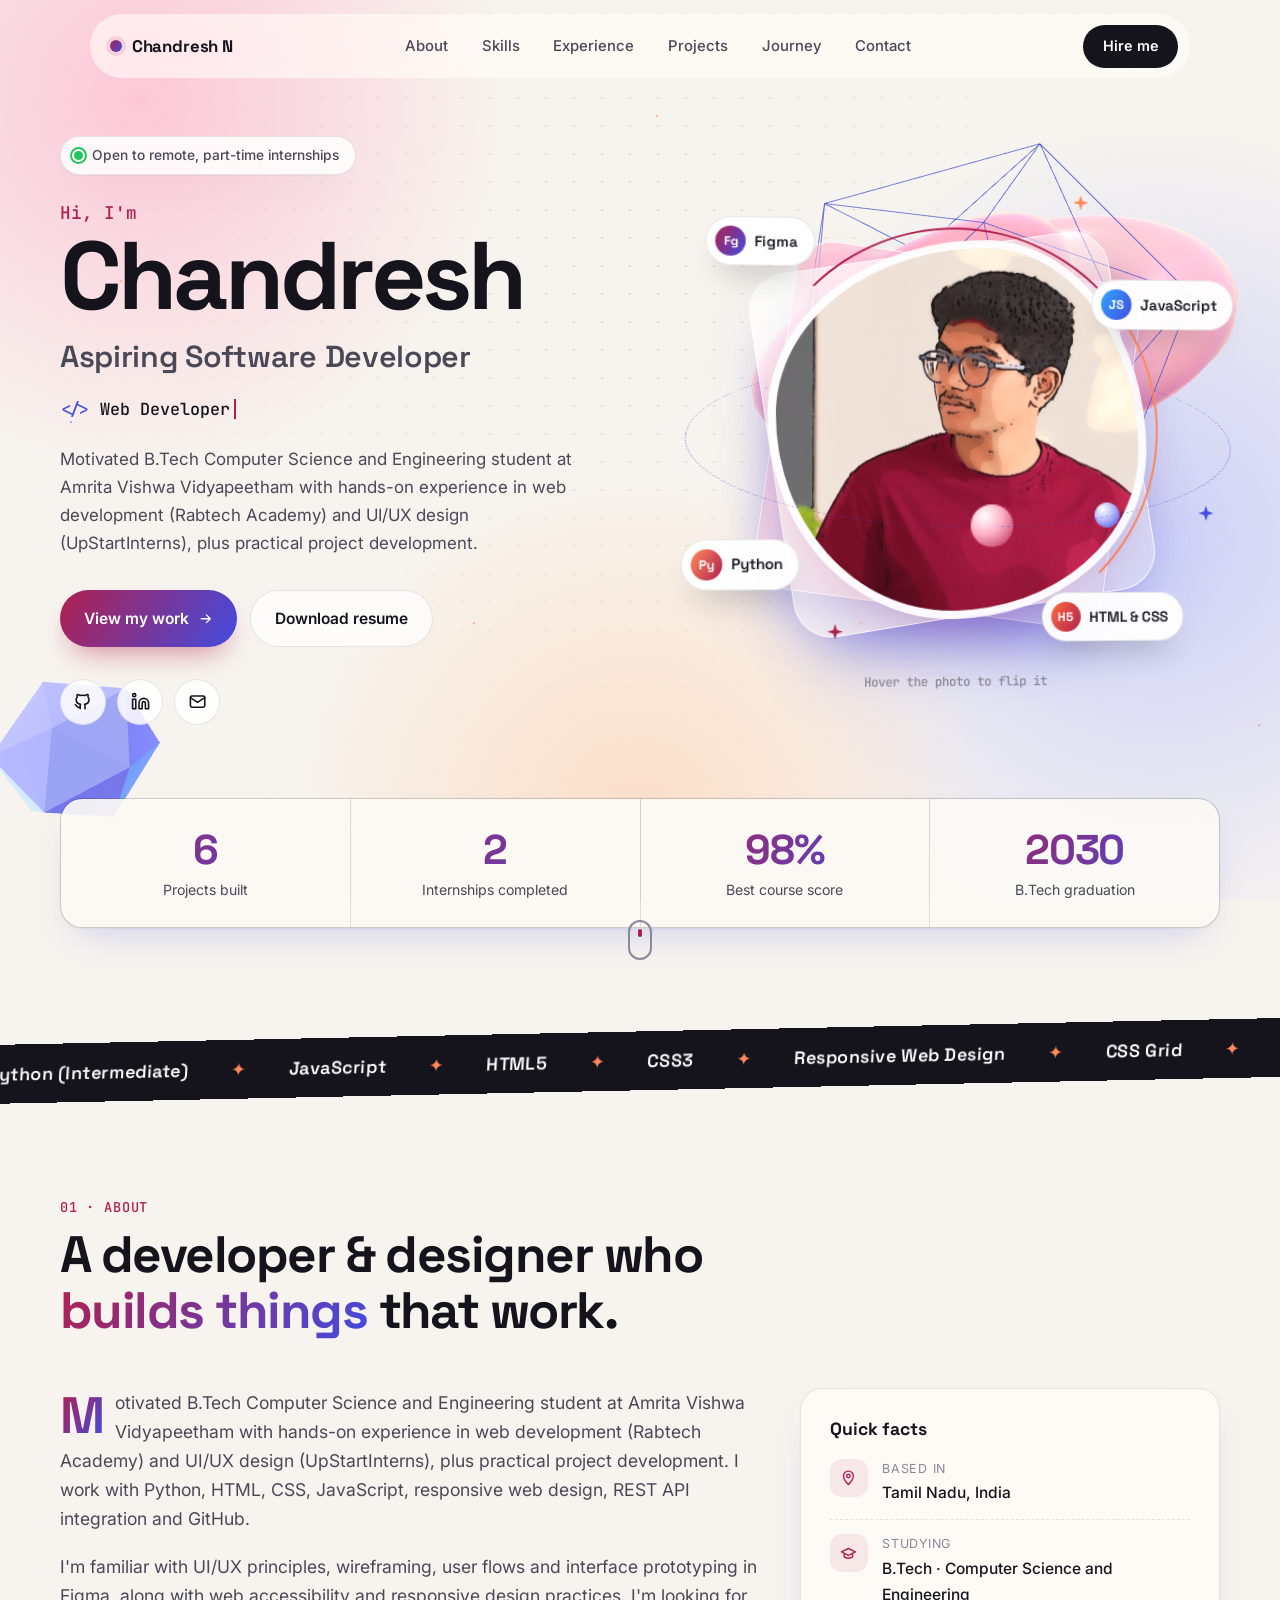
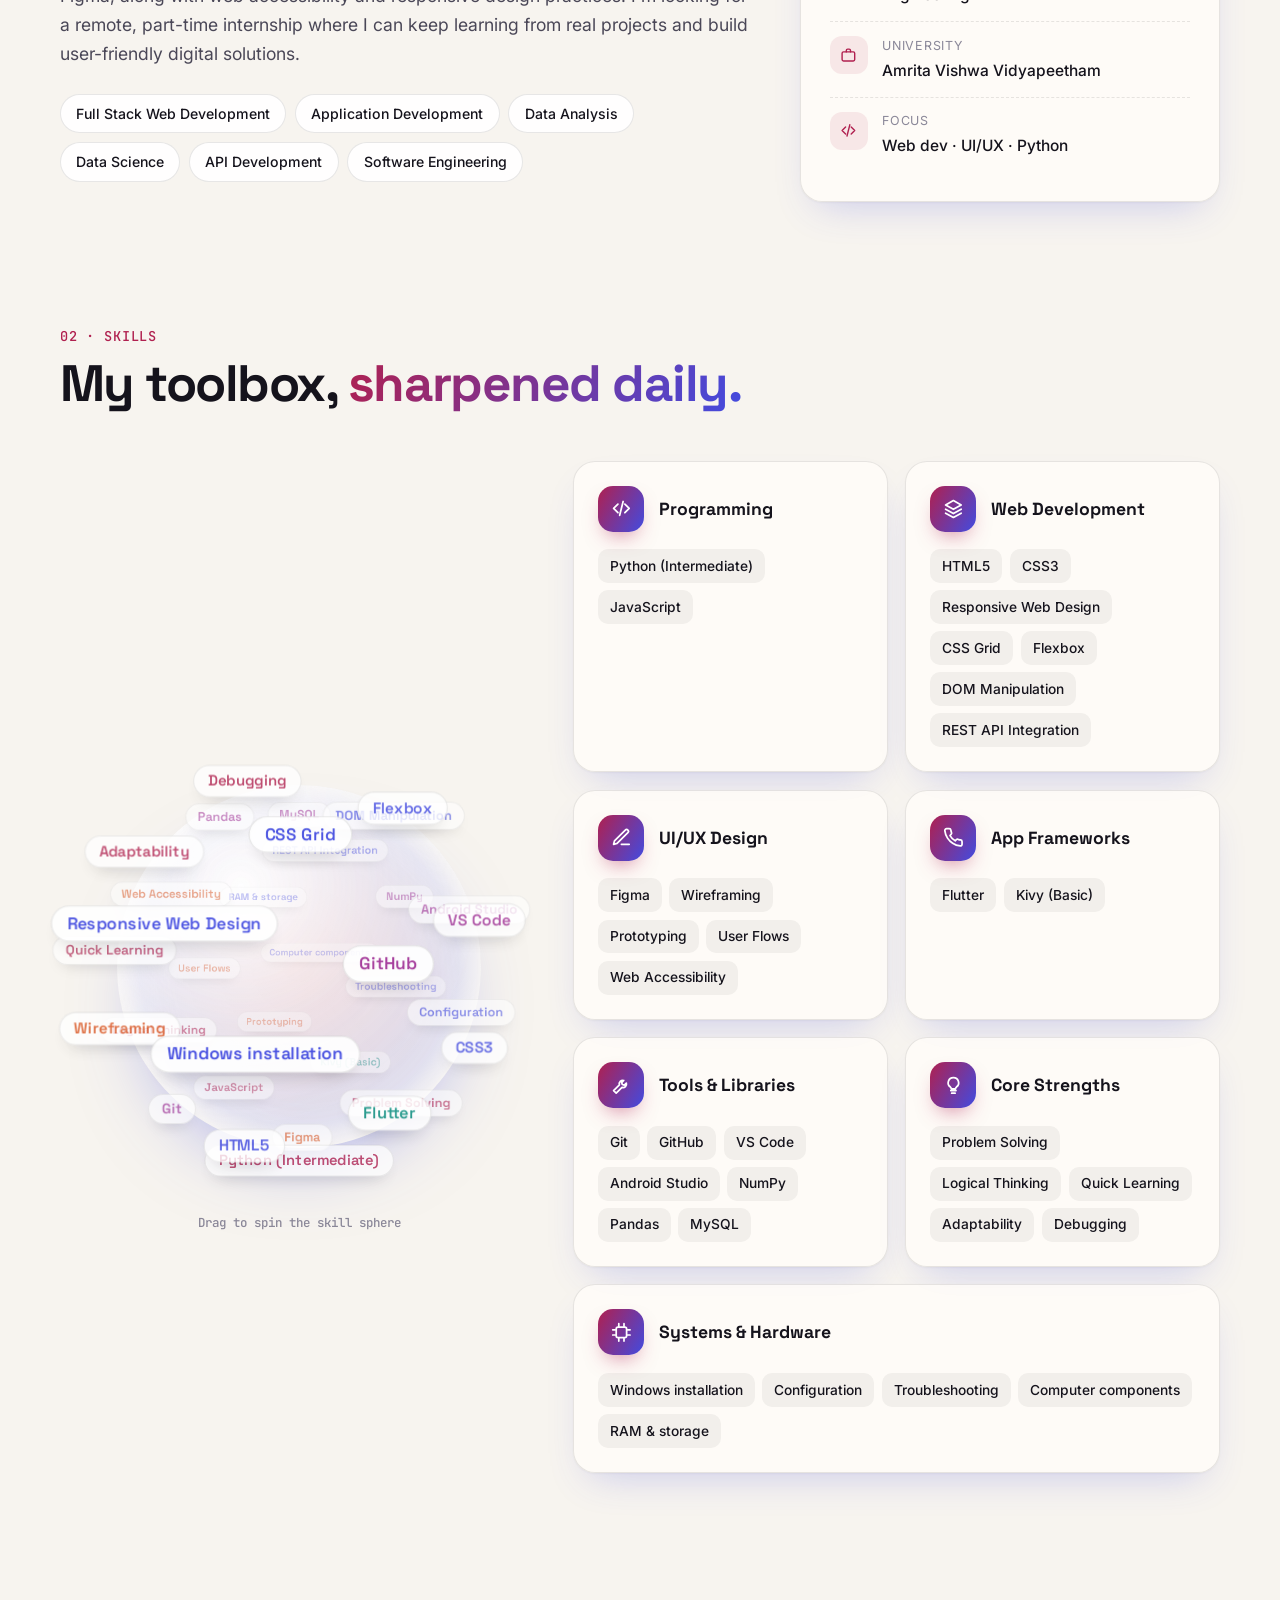
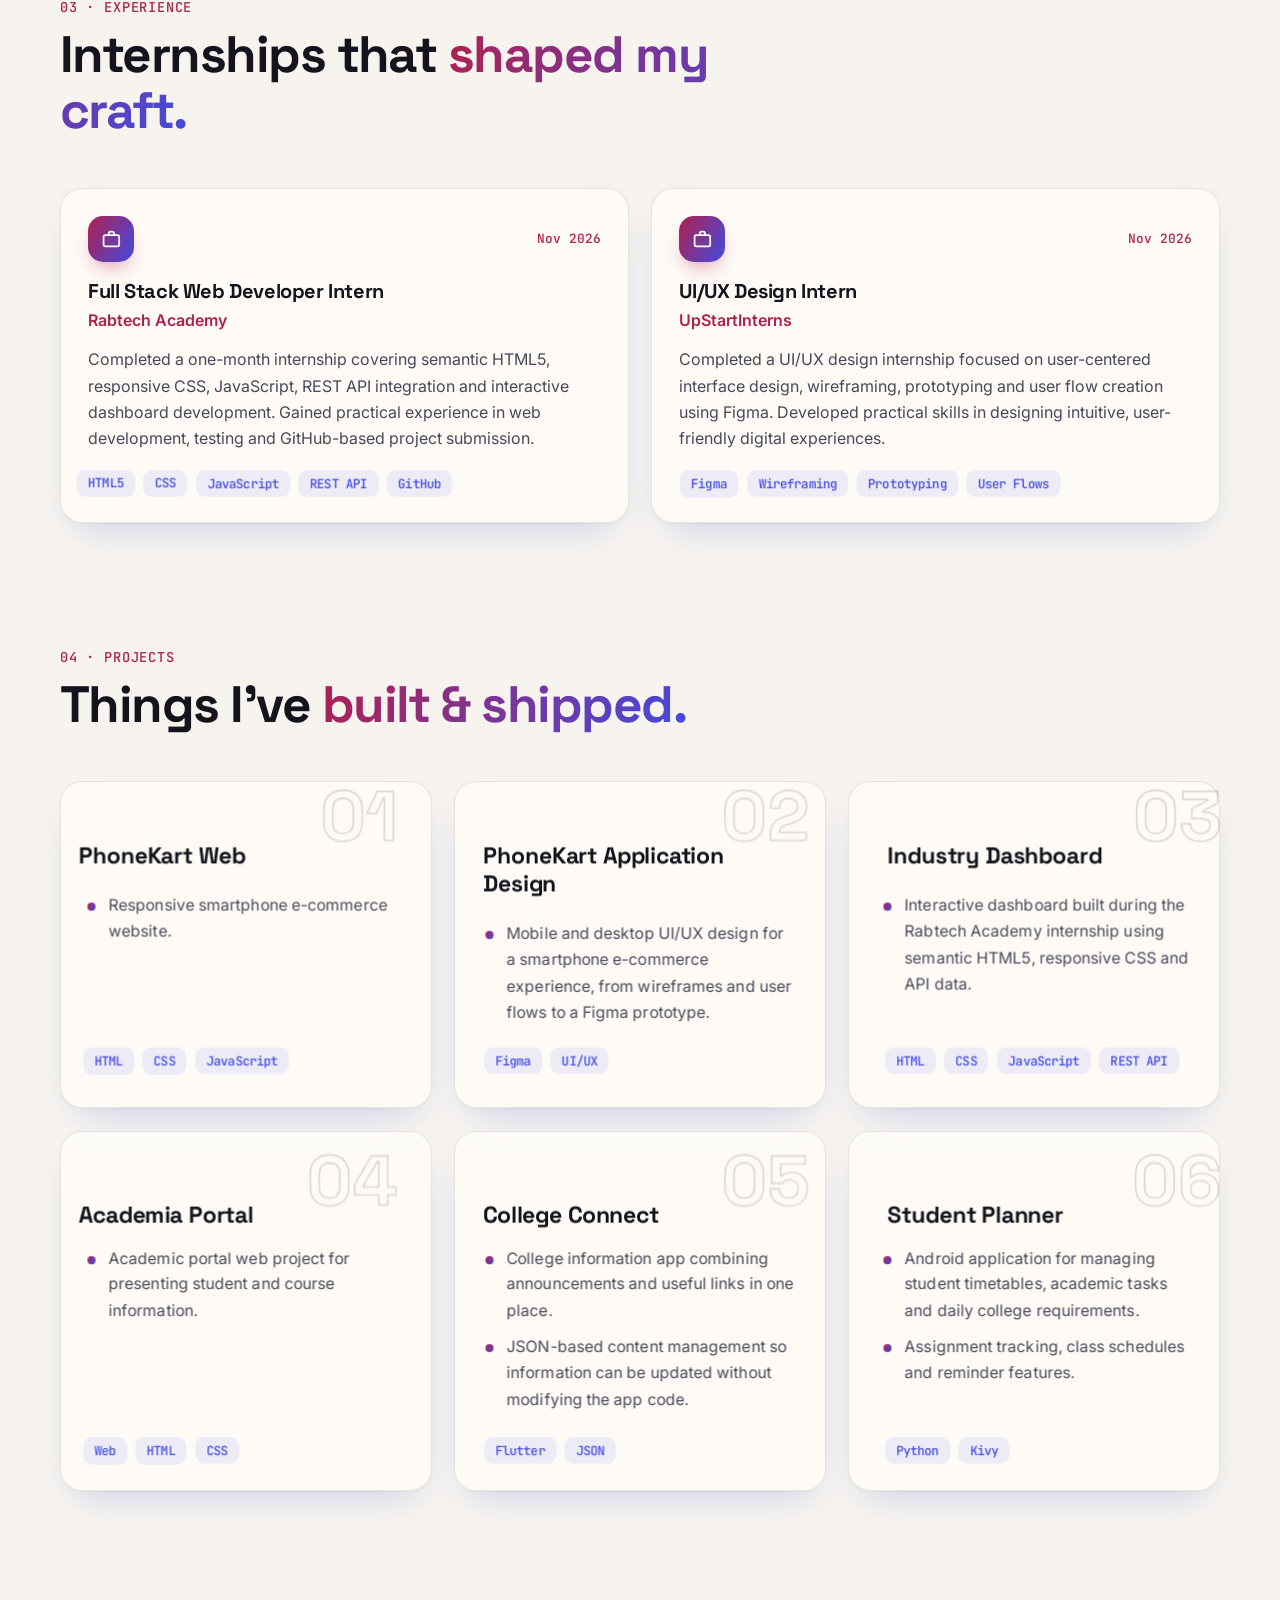
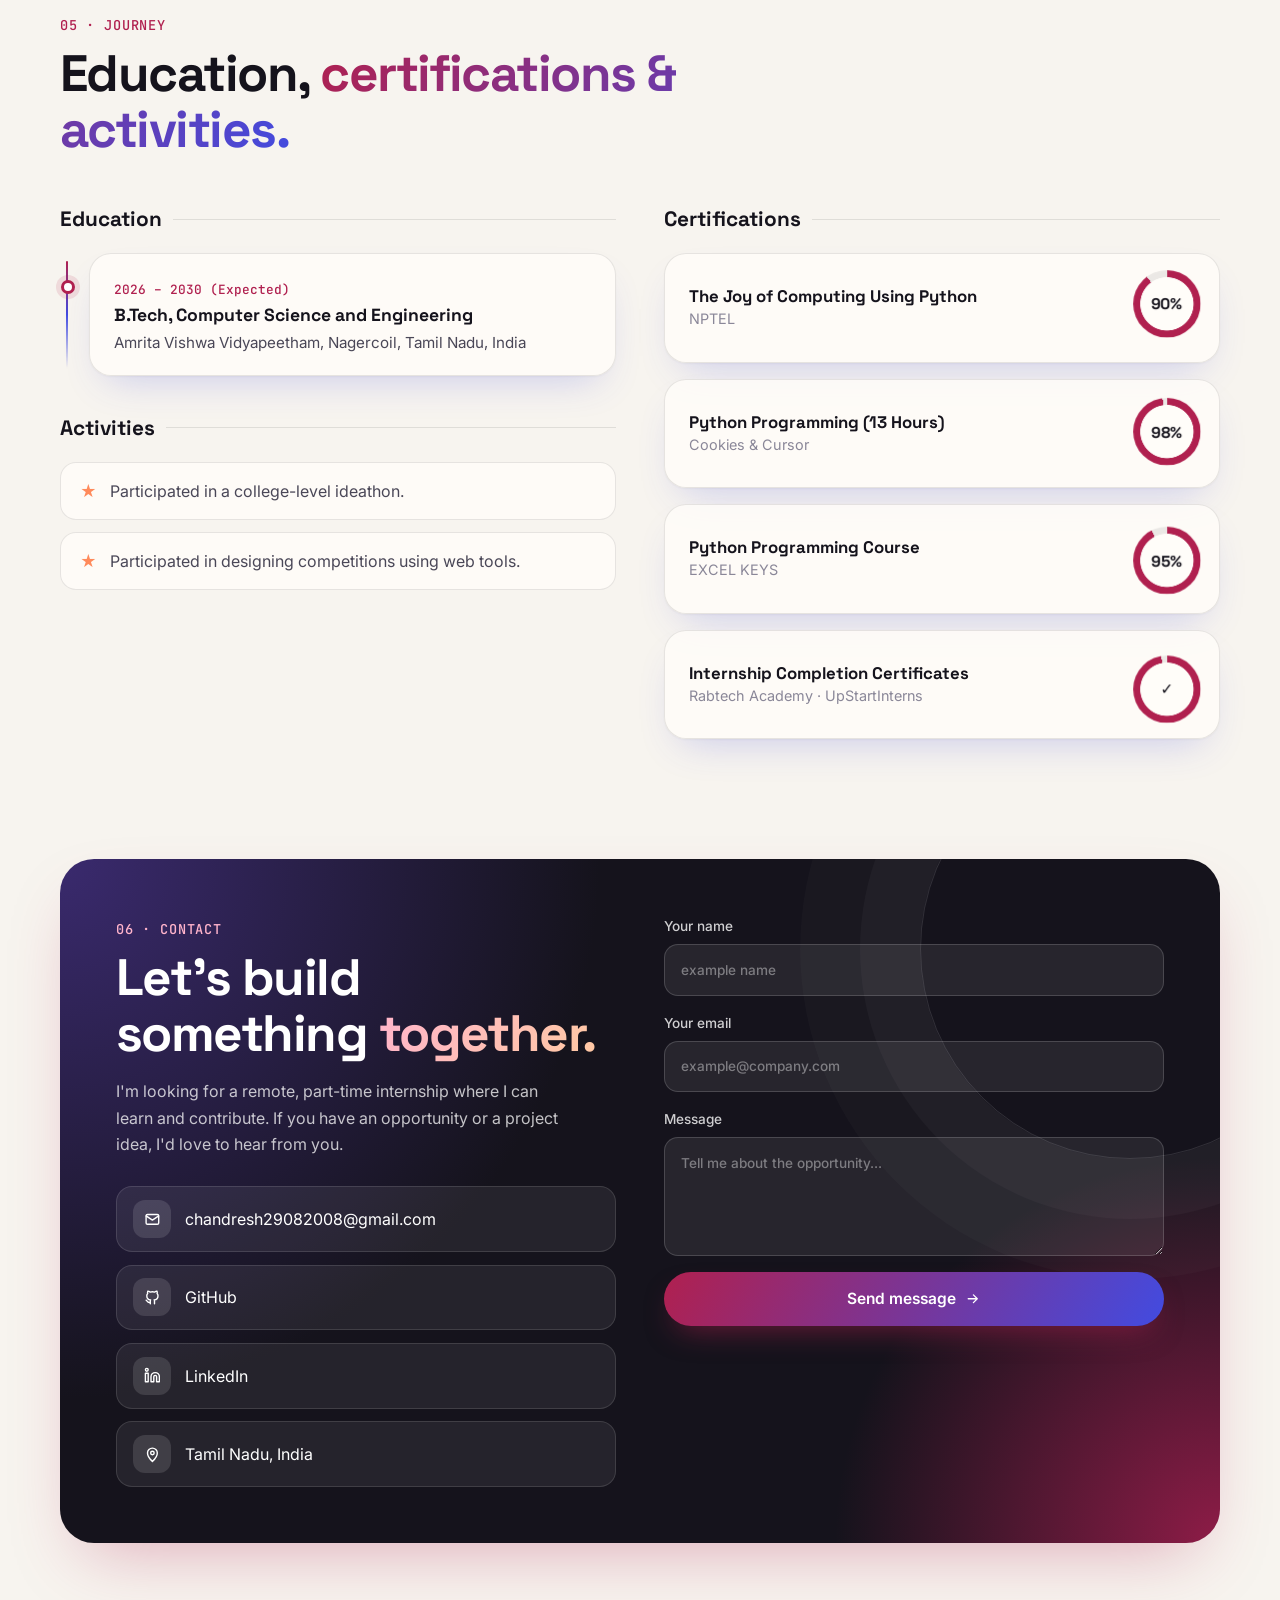
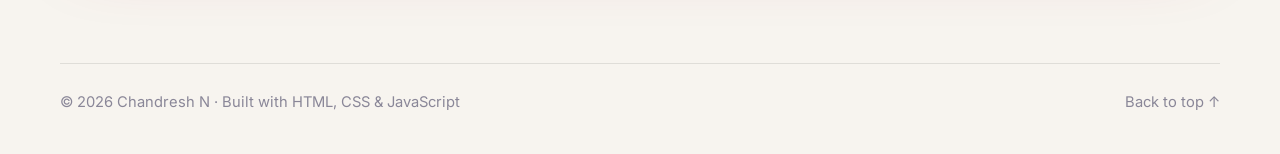
<file: index.html>
<!DOCTYPE html>
<html lang="en">
<head>
  <meta charset="UTF-8" />
  <meta name="viewport" content="width=device-width, initial-scale=1" />
  <title>Chandresh N | Aspiring Software Developer</title>
  <meta name="description" content="Portfolio of Chandresh N, an aspiring software developer." />
  <meta name="theme-color" content="#f7f4ef" />
  <link rel="icon" href="data:image/svg+xml,%3Csvg xmlns='http://www.w3.org/2000/svg' viewBox='0 0 64 64'%3E%3Cdefs%3E%3ClinearGradient id='g' x1='0' y1='0' x2='1' y2='1'%3E%3Cstop offset='0' stop-color='%23b0204f'/%3E%3Cstop offset='1' stop-color='%23424be0'/%3E%3C/linearGradient%3E%3C/defs%3E%3Crect width='64' height='64' rx='18' fill='url(%23g)'/%3E%3Ctext x='32' y='43' font-family='Arial' font-weight='800' font-size='30' text-anchor='middle' fill='white'%3EC%3C/text%3E%3C/svg%3E" />

  <link rel="preconnect" href="https://fonts.googleapis.com" />
  <link rel="preconnect" href="https://fonts.gstatic.com" crossorigin />
  <link href="https://fonts.googleapis.com/css2?family=Inter:wght@400;500;600&family=Space+Grotesk:wght@500;600;700&family=JetBrains+Mono:wght@500&display=swap" rel="stylesheet" />
  <link rel="stylesheet" href="style.css" />
</head>
<body>
  <!-- 3D cube loader -->
  <div class="loader" id="loader" aria-hidden="true">
    <div class="loader-stage">
      <div class="cube"><i></i><i></i><i></i><i></i><i></i><i></i></div>
    </div>
    <div class="loader-bar"><i></i></div>
  </div>

  <div class="progress" id="progress"></div>
  <div class="cursor-glow" id="cursorGlow" aria-hidden="true"></div>

  <!-- Backgrounds: soft colour wash + live WebGL 3D scene -->
  <div class="bg" aria-hidden="true">
    <span class="blob b1"></span>
    <span class="blob b2"></span>
    <span class="blob b3"></span>
    <span class="grid"></span>
  </div>
  <canvas class="gl" id="gl" aria-hidden="true"></canvas>

  <!-- Navigation -->
  <header class="nav" id="nav">
    <a href="#home" class="brand" id="brand">
      <span class="brand-dot"></span><span id="brandName">Chandresh N</span>
    </a>
    <nav class="nav-links" id="navLinks">
      <a href="#about">About</a>
      <a href="#skills">Skills</a>
      <a href="#experience">Experience</a>
      <a href="#projects">Projects</a>
      <a href="#journey">Journey</a>
      <a href="#contact">Contact</a>
    </nav>
    <a href="#contact" class="btn btn-sm btn-dark nav-cta">Hire me</a>
    <button class="burger" id="burger" aria-label="Open menu" aria-expanded="false">
      <span></span><span></span>
    </button>
  </header>

  <main>
    <!-- HERO -->
    <section class="hero" id="home">
      <div class="wrap hero-grid">
        <div class="hero-copy" id="heroCopy">
          <div class="pill reveal" id="availability"><i class="pulse"></i><span></span></div>
          <p class="hello reveal">Hi, I'm</p>
          <h1 class="hero-name reveal" id="heroName"></h1>
          <h2 class="hero-title reveal" id="heroTitle"></h2>
          <p class="typed-line reveal">
            <span class="typed-prefix">&lt;/&gt;</span>
            <span id="typed"></span><span class="caret"></span>
          </p>
          <p class="hero-lead reveal" id="heroLead"></p>
          <div class="hero-actions reveal">
            <a href="#projects" class="btn btn-primary magnetic">View my work <svg viewBox="0 0 24 24"><path d="M5 12h14M13 6l6 6-6 6"/></svg></a>
            <a href="assets/resume.pdf" class="btn btn-ghost magnetic" id="resumeBtn" download>Download resume</a>
          </div>
          <div class="socials reveal" id="heroSocials"></div>
        </div>

        <div class="hero-visual reveal">
          <div class="photo-stage" id="photoStage">
            <div class="plate plate-2"></div>
            <div class="plate plate-1"></div>
            <div class="orbit-ring"></div>
            <div class="ring ring-2"></div>

            <div class="photo-layer">
              <div class="photo-float">
                <div class="flipper" id="photoFrame" tabindex="0" role="button" aria-label="Flip between illustrated and real photo">
                  <div class="face front"><img id="photoToon" alt="Illustrated portrait of Chandresh N" /><span class="shine"></span></div>
                  <div class="face back"><img id="photoReal" alt="Photo of Chandresh N" /><span class="shine"></span></div>
                </div>
              </div>
            </div>

            <div class="chip chip-1" style="--z:90px"><b>Fg</b> Figma</div>
            <div class="chip chip-2" style="--z:130px"><b>JS</b> JavaScript</div>
            <div class="chip chip-3" style="--z:110px"><b>Py</b> Python</div>
            <div class="chip chip-4" style="--z:75px"><b>H5</b> HTML &amp; CSS</div>
            <span class="spark s1"></span><span class="spark s2"></span><span class="spark s3"></span>
            <p class="photo-hint">Tap the photo to flip</p>
          </div>
        </div>
      </div>

      <div class="wrap">
        <div class="stats reveal" id="stats"></div>
      </div>

      <a href="#about" class="scroll-cue" aria-label="Scroll down"><span></span></a>
    </section>

    <!-- MARQUEE -->
    <div class="marquee" id="marqueeBox" aria-hidden="true"><div class="marquee-track" id="marquee"></div></div>

    <!-- ABOUT -->
    <section class="section" id="about">
      <div class="wrap">
        <div class="sec-head reveal">
          <span class="eyebrow">01 · About</span>
          <h2>A developer &amp; designer who <em>builds things</em> that work.</h2>
        </div>
        <div class="about-grid">
          <div class="about-text reveal">
            <p id="aboutSummary"></p>
            <p id="aboutSecondary"></p>
            <div class="tags" id="interests"></div>
          </div>
          <div class="about-card reveal" id="aboutCard"></div>
        </div>
      </div>
    </section>

    <!-- SKILLS -->
    <section class="section" id="skills">
      <div class="wrap">
        <div class="sec-head reveal">
          <span class="eyebrow">02 · Skills</span>
          <h2>My toolbox, <em>sharpened daily.</em></h2>
        </div>
        <div class="skills-layout">
          <div class="sphere-wrap reveal">
            <div class="sphere" id="sphere" aria-label="Interactive 3D skill sphere" role="img"></div>
            <p class="sphere-hint">Drag to spin the skill sphere</p>
          </div>
          <div class="skills-grid" id="skillsGrid"></div>
        </div>
      </div>
    </section>

    <!-- EXPERIENCE -->
    <section class="section" id="experience">
      <div class="wrap">
        <div class="sec-head reveal">
          <span class="eyebrow">03 · Experience</span>
          <h2>Internships that <em>shaped my craft.</em></h2>
        </div>
        <div class="exp-grid" id="expGrid"></div>
      </div>
    </section>

    <!-- PROJECTS -->
    <section class="section" id="projects">
      <div class="wrap">
        <div class="sec-head reveal">
          <span class="eyebrow">04 · Projects</span>
          <h2>Things I've <em>built &amp; shipped.</em></h2>
        </div>
        <div class="projects-grid" id="projectsGrid"></div>
      </div>
    </section>

    <!-- JOURNEY -->
    <section class="section" id="journey">
      <div class="wrap">
        <div class="sec-head reveal">
          <span class="eyebrow">05 · Journey</span>
          <h2>Education, <em>certifications &amp; activities.</em></h2>
        </div>
        <div class="journey-grid">
          <div>
            <h3 class="col-title reveal">Education</h3>
            <div class="timeline" id="timeline"></div>
            <h3 class="col-title reveal" style="margin-top:2.4rem">Activities</h3>
            <ul class="activity-list" id="activities"></ul>
          </div>
          <div>
            <h3 class="col-title reveal">Certifications</h3>
            <div class="certs" id="certs"></div>
          </div>
        </div>
      </div>
    </section>

    <!-- CONTACT -->
    <section class="section" id="contact">
      <div class="wrap">
        <div class="contact-card reveal" id="contactCard">
          <div class="contact-info">
            <span class="eyebrow light">06 · Contact</span>
            <h2>Let's build something <em>together.</em></h2>
            <p id="contactLead"></p>
            <ul class="contact-list" id="contactList"></ul>
          </div>
          <form class="contact-form" id="contactForm" novalidate>
            <label>Your name<input type="text" name="name" required placeholder="example name" autocomplete="name" /></label>
            <label>Your email<input type="email" name="email" required placeholder="example@company.com" autocomplete="email" /></label>
            <label>Message<textarea name="message" rows="4" required placeholder="Tell me about the opportunity..."></textarea></label>
            <button type="submit" class="btn btn-primary btn-block magnetic">Send message <svg viewBox="0 0 24 24"><path d="M5 12h14M13 6l6 6-6 6"/></svg></button>
            <p class="form-note" id="formNote" role="status"></p>
          </form>
        </div>
      </div>
    </section>
  </main>

  <footer class="footer">
    <div class="wrap footer-in">
      <span id="footerText"></span>
      <a href="#home" class="to-top">Back to top ↑</a>
    </div>
  </footer>

  <script src="data.js"></script>
  <script src="scene3d.js"></script>
  <script src="script.js"></script>
</body>
</html>
</file>
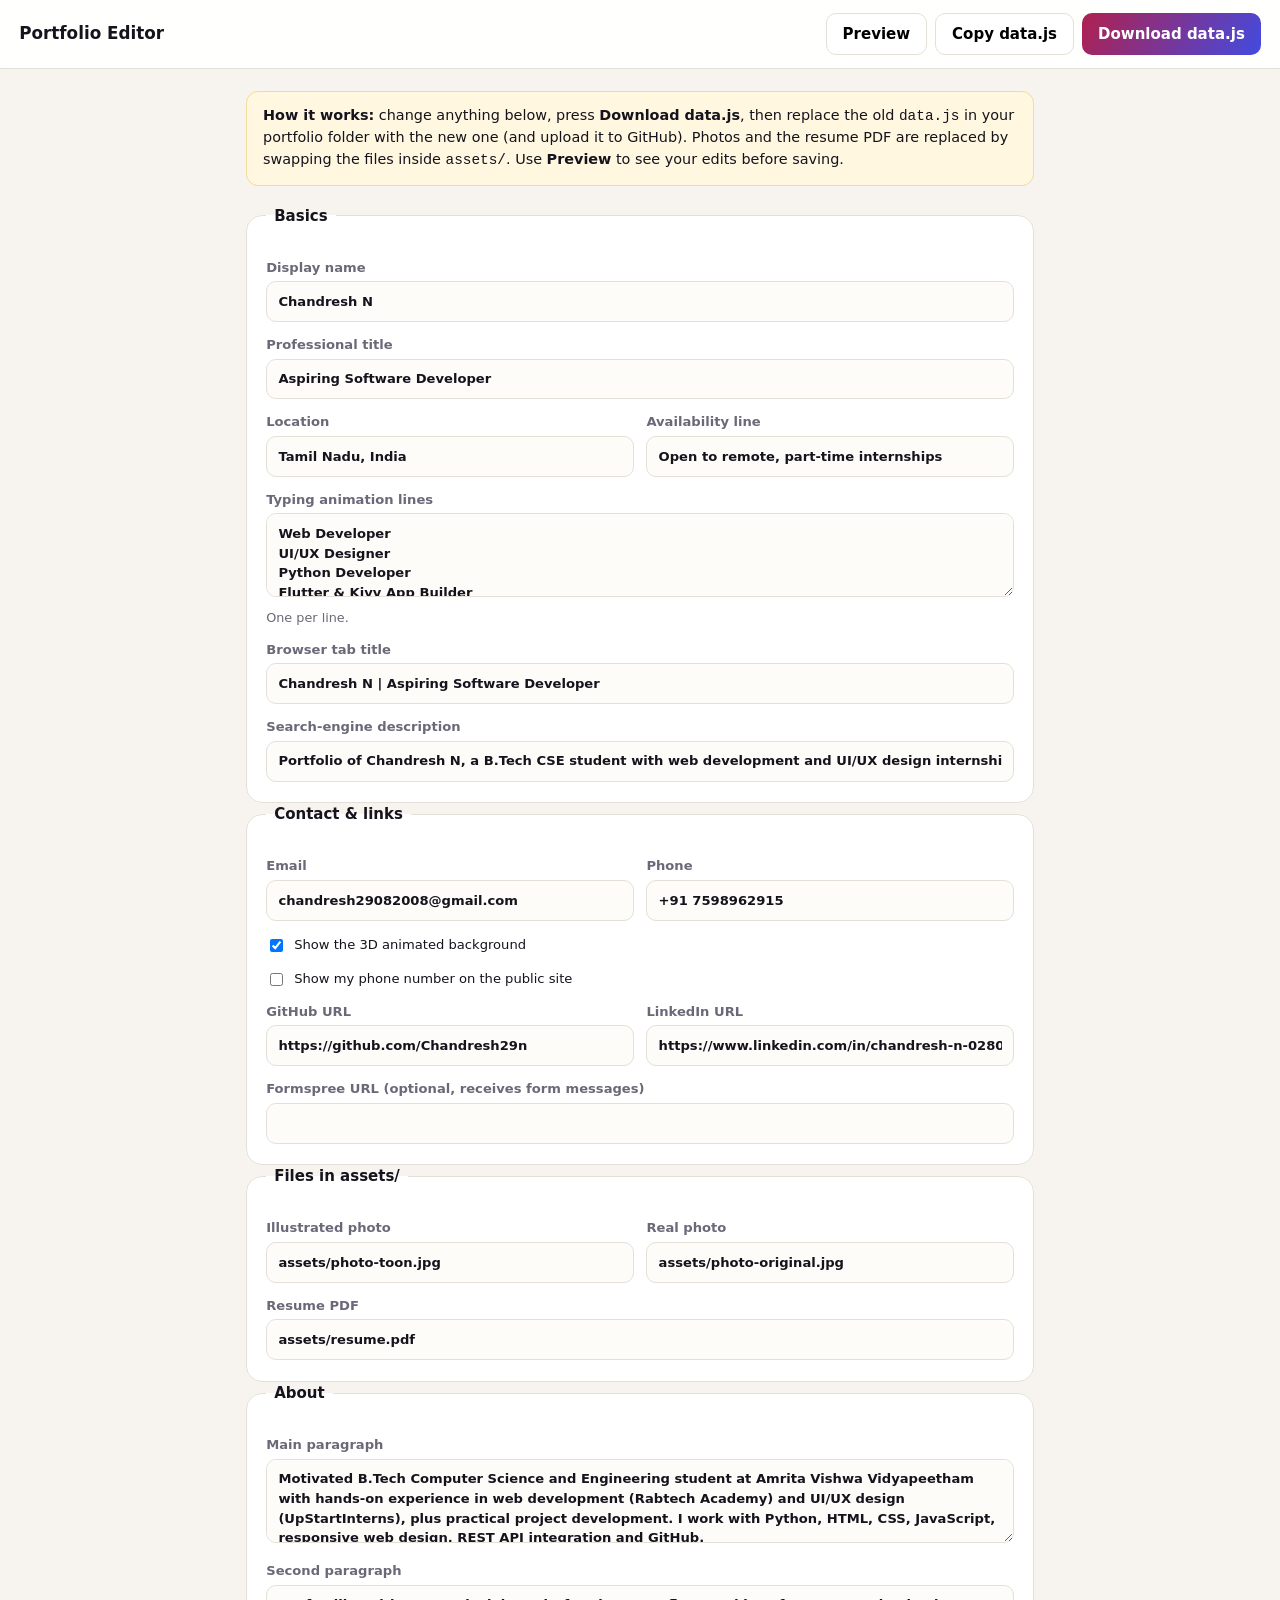
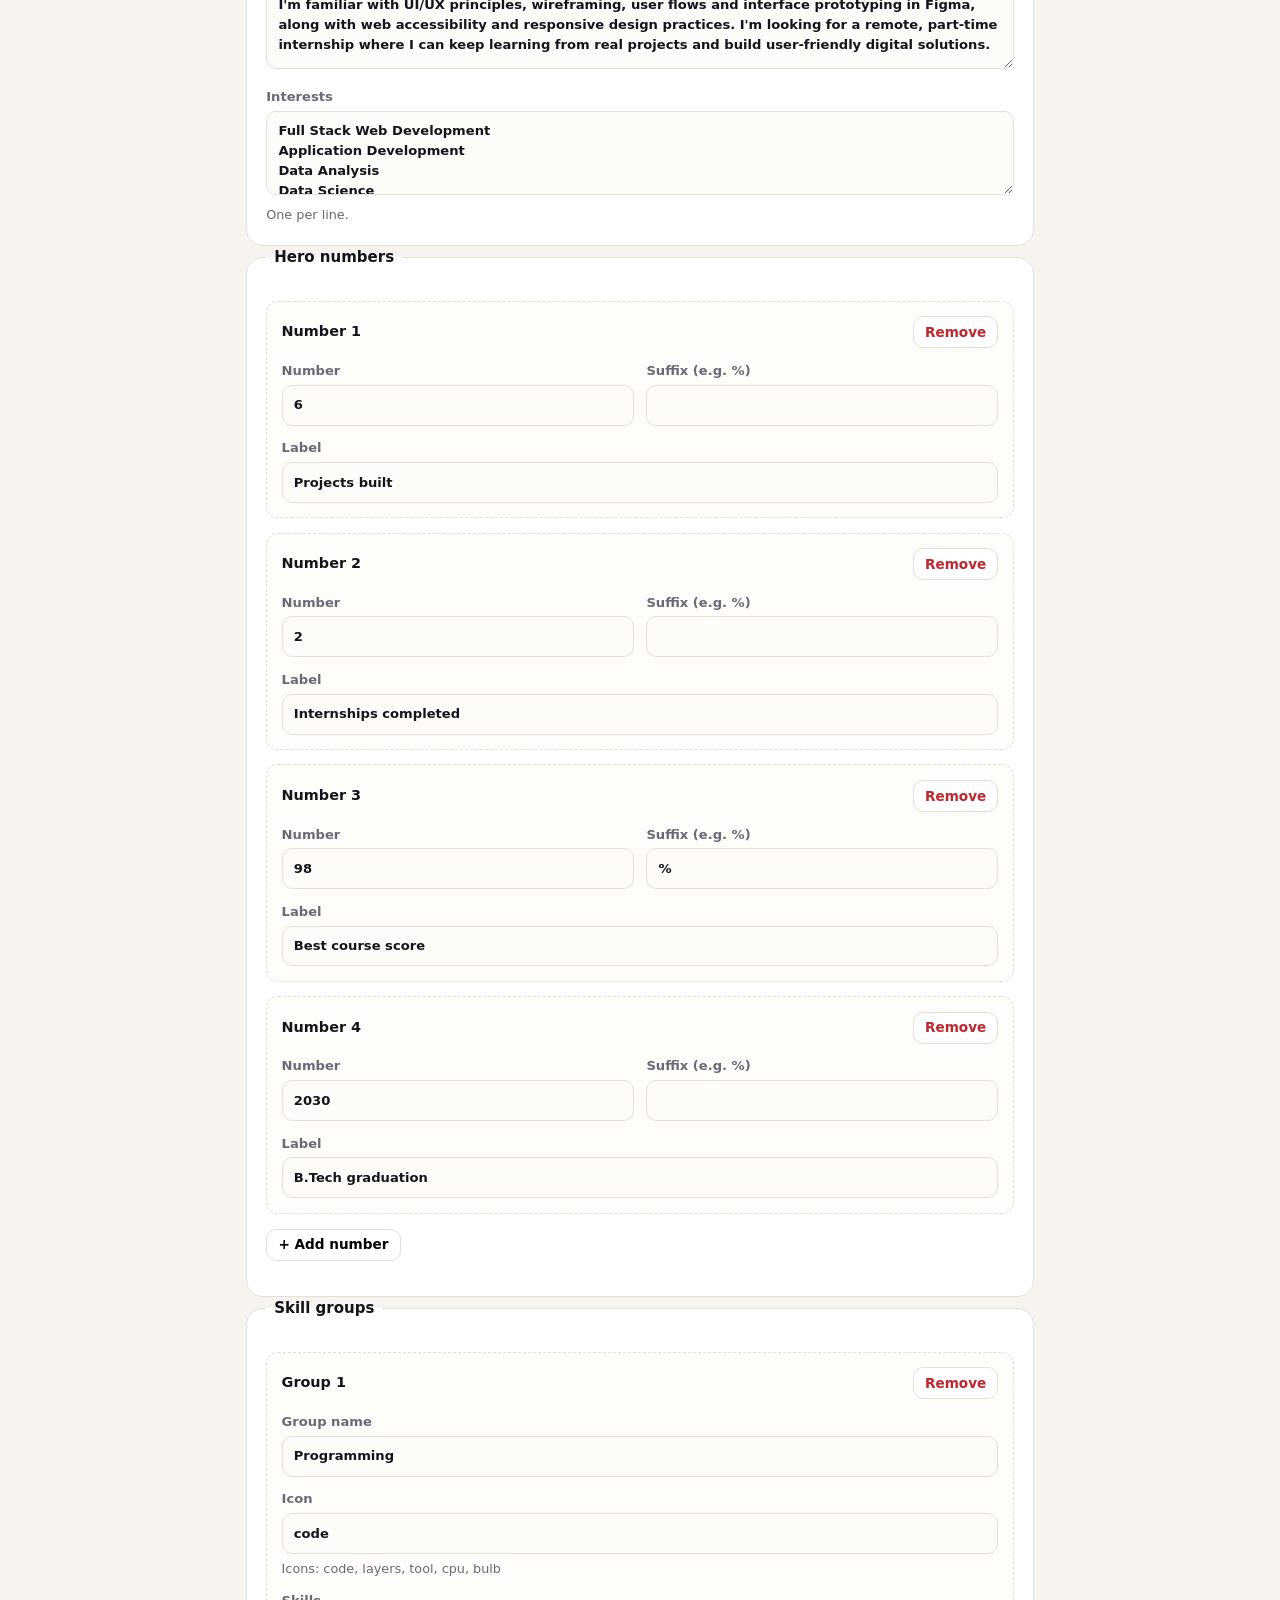
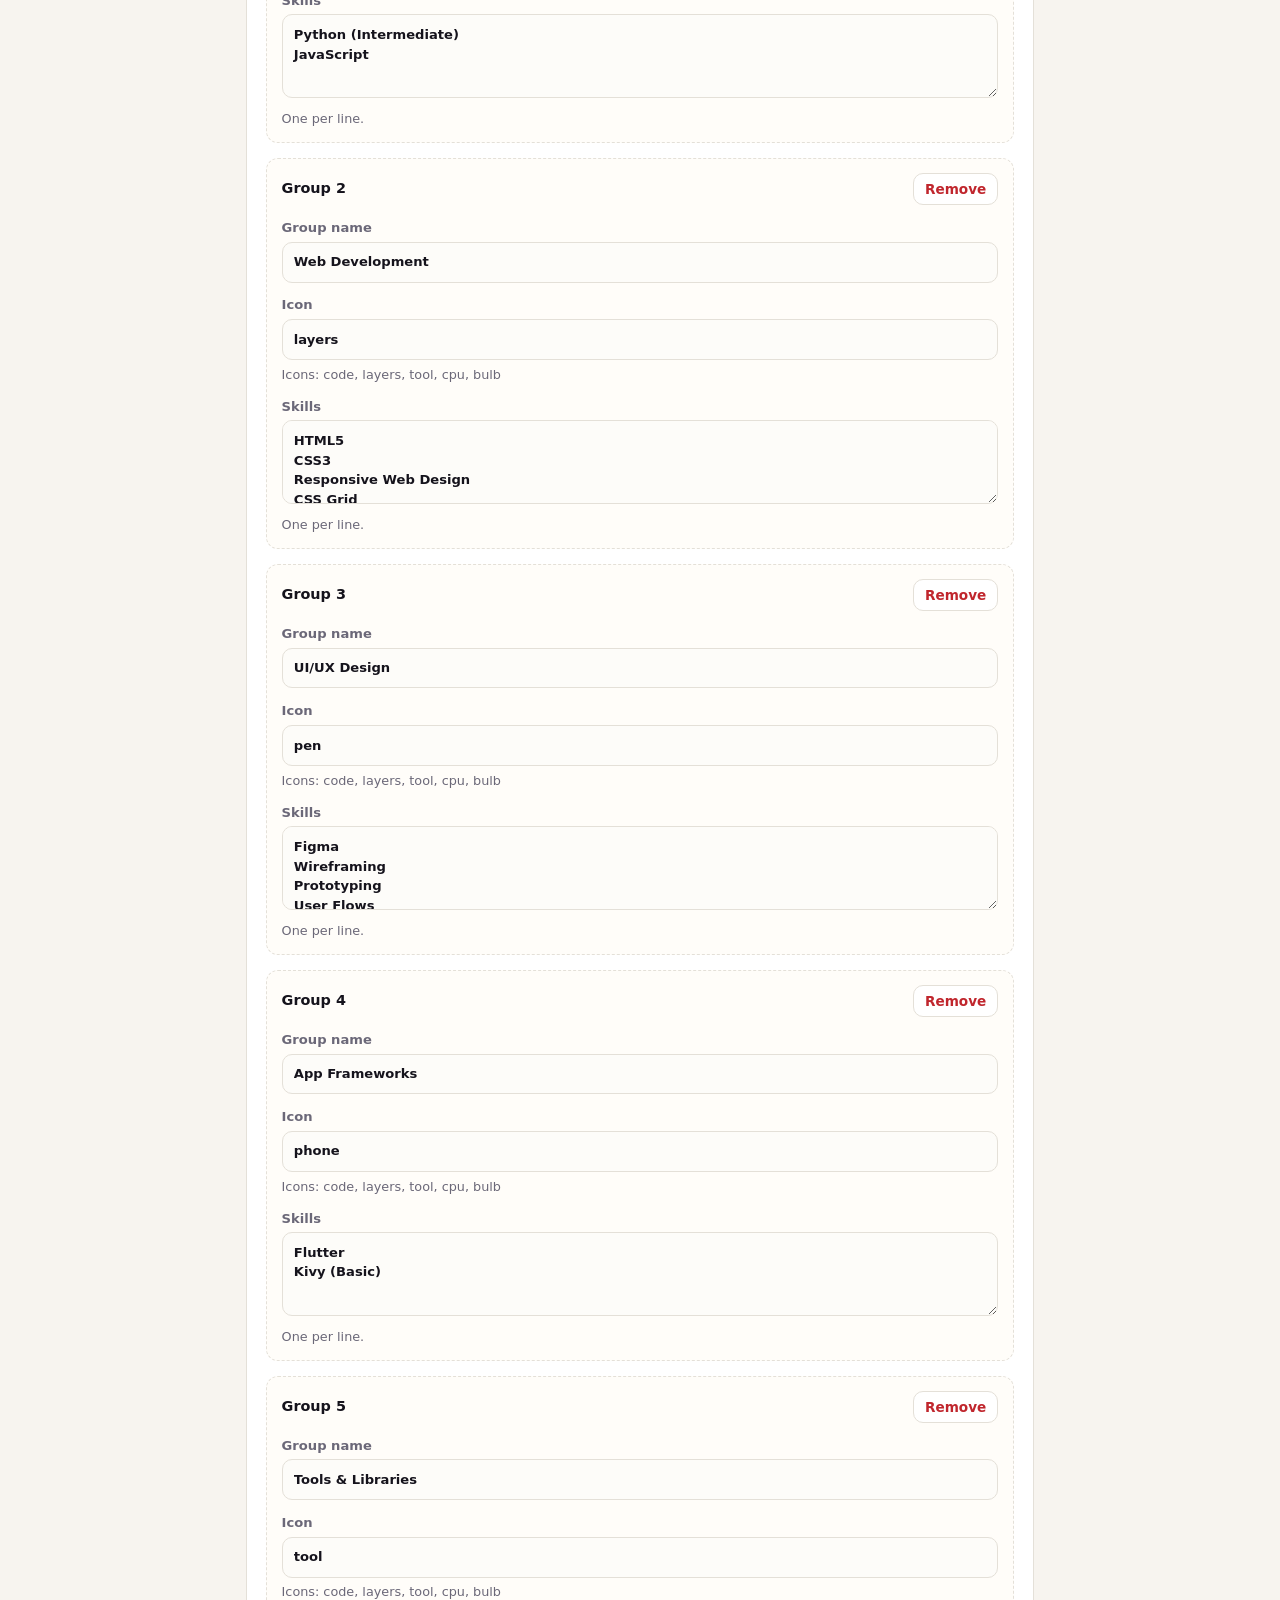
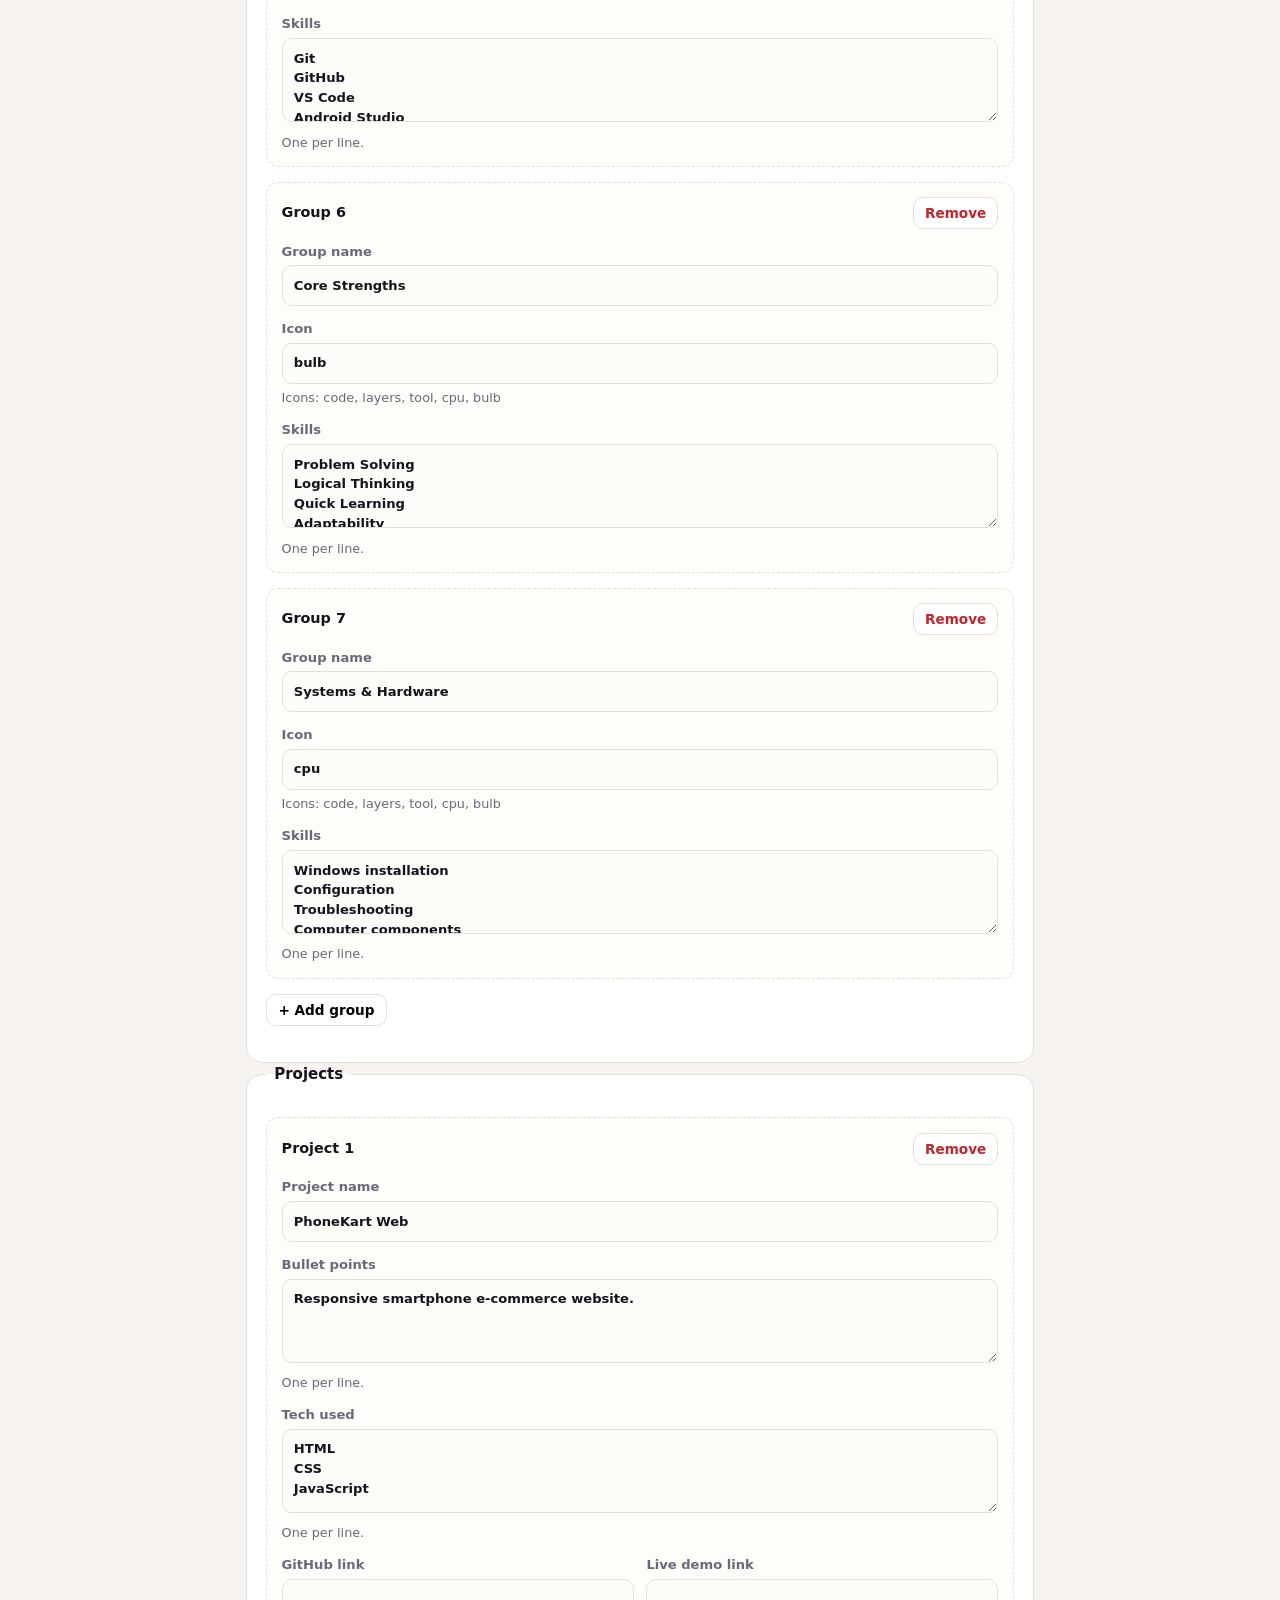
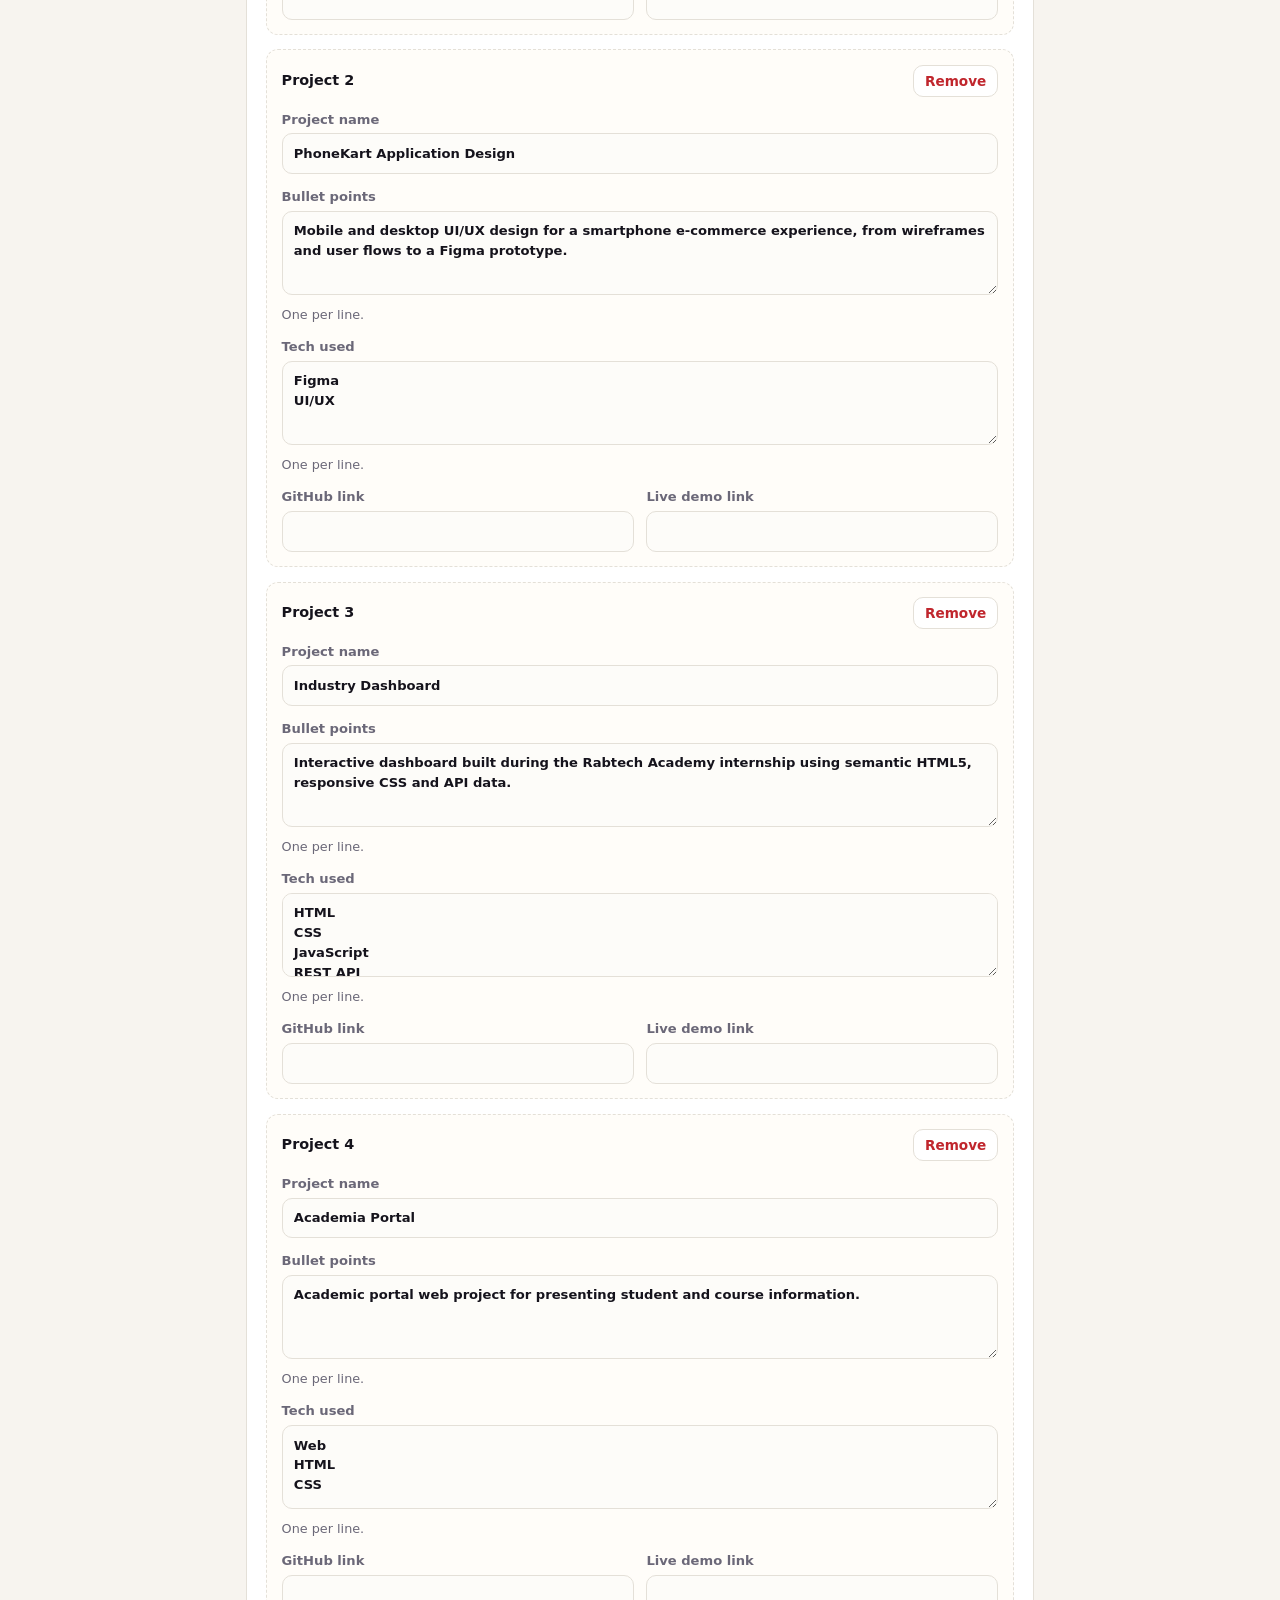
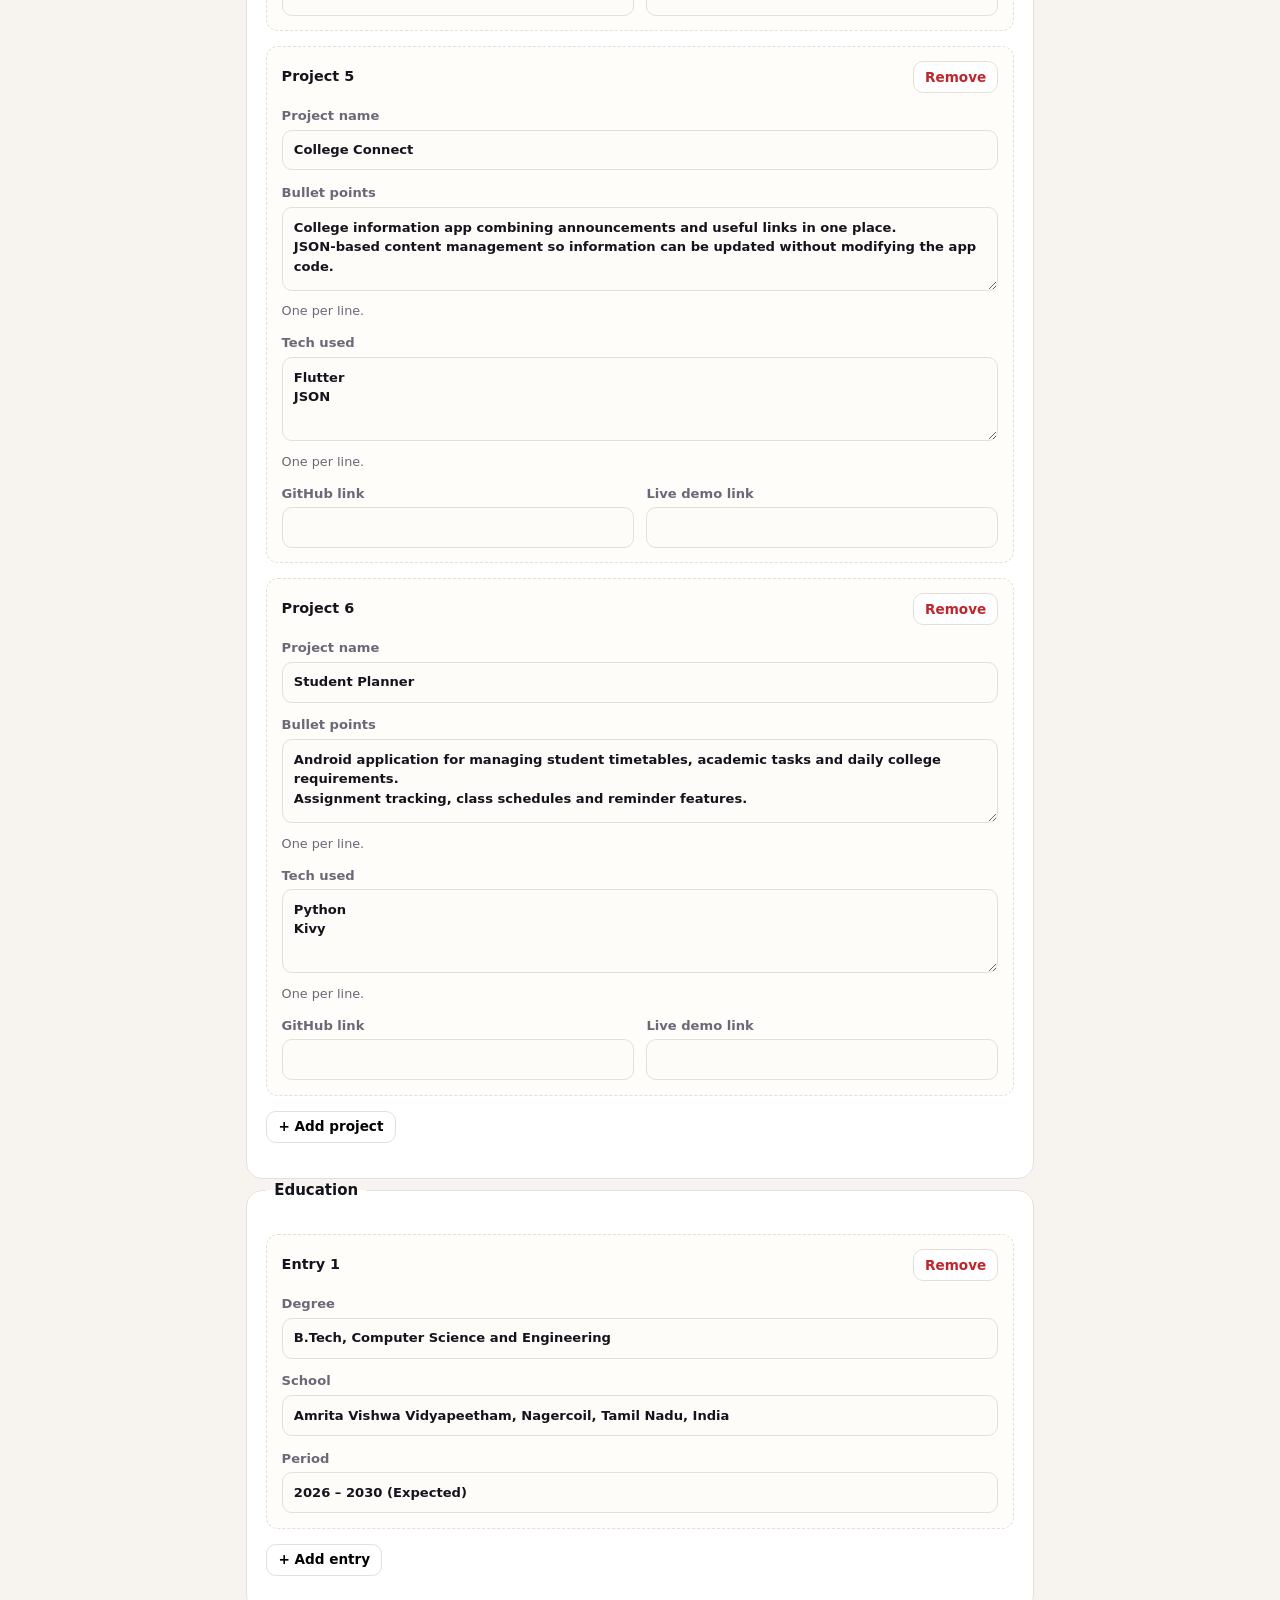
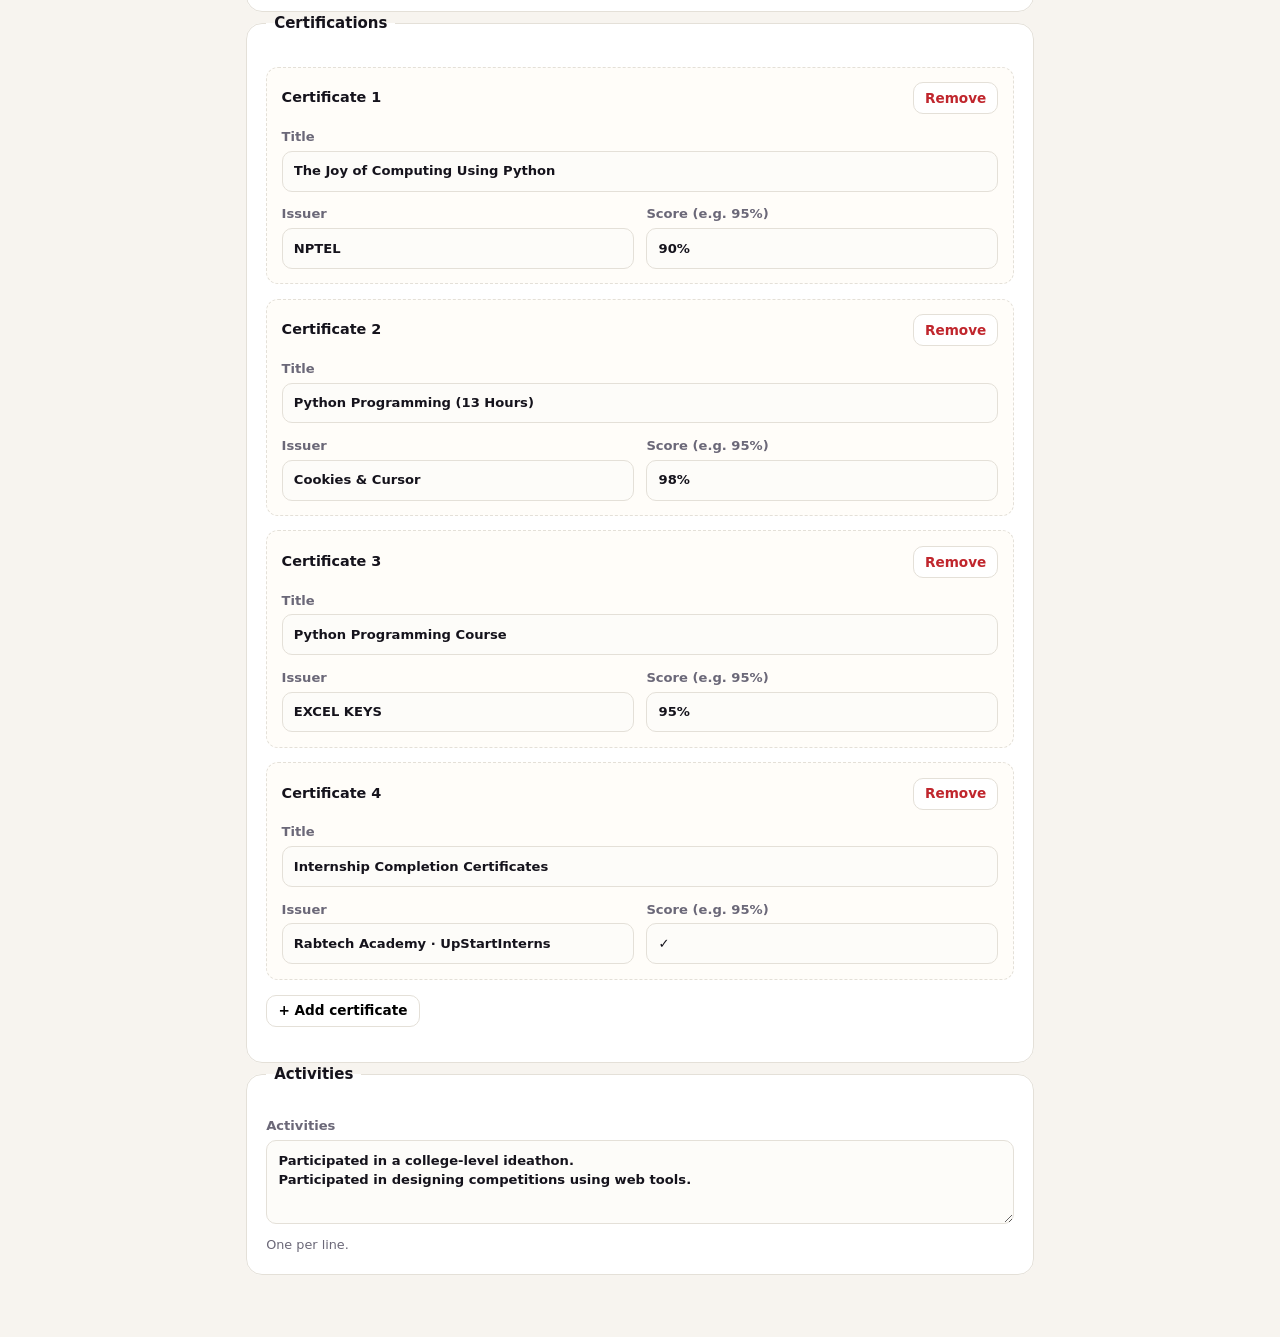
<file: editor.html>
<!DOCTYPE html>
<html lang="en">
<head>
  <meta charset="UTF-8" />
  <meta name="viewport" content="width=device-width, initial-scale=1" />
  <meta name="robots" content="noindex" />
  <title>Portfolio Editor</title>
  <style>
    :root { --ink:#15131c; --mute:#6b6878; --line:#e4e0d8; --bg:#f7f4ef; --card:#fff; --a:#b0204f; --b:#424be0; }
    * { box-sizing: border-box; }
    body { margin:0; font:15px/1.5 system-ui,-apple-system,Segoe UI,Roboto,sans-serif; background:var(--bg); color:var(--ink); }
    header { position:sticky; top:0; z-index:5; display:flex; flex-wrap:wrap; gap:.6rem; align-items:center; justify-content:space-between; padding:.8rem 1.2rem; background:rgba(255,255,255,.92); backdrop-filter:blur(10px); border-bottom:1px solid var(--line); }
    header h1 { font-size:1.05rem; margin:0; }
    header div { display:flex; gap:.5rem; flex-wrap:wrap; }
    button { font:inherit; font-weight:600; padding:.55rem 1rem; border-radius:10px; border:1px solid var(--line); background:#fff; cursor:pointer; }
    button:hover { border-color:var(--ink); }
    button.primary { background:linear-gradient(120deg,var(--a),var(--b)); color:#fff; border:0; }
    button.small { padding:.3rem .7rem; font-size:.85rem; }
    button.danger { color:#c0262d; }
    main { max-width:820px; margin:1.4rem auto 4rem; padding:0 1rem; display:grid; gap:1.2rem; }
    .tip { background:#fff7e0; border:1px solid #f1dc9a; border-radius:12px; padding:.8rem 1rem; font-size:.9rem; }
    fieldset { border:1px solid var(--line); border-radius:16px; background:var(--card); padding:1.1rem 1.2rem 1.3rem; margin:0; }
    legend { font-weight:700; padding:0 .5rem; }
    label { display:block; font-size:.82rem; font-weight:600; color:var(--mute); margin-top:.8rem; }
    input[type=text], input[type=email], textarea { width:100%; margin-top:.25rem; padding:.6rem .7rem; font:inherit; color:var(--ink); border:1px solid var(--line); border-radius:10px; background:#fdfcf9; }
    input:focus, textarea:focus { outline:2px solid rgba(66,75,224,.35); border-color:var(--b); }
    textarea { min-height:84px; resize:vertical; }
    .row { display:grid; grid-template-columns:1fr 1fr; gap:.8rem; }
    .check { display:flex; align-items:center; gap:.5rem; margin-top:.9rem; font-weight:500; color:var(--ink); }
    .item { border:1px dashed var(--line); border-radius:12px; padding:.2rem .9rem .9rem; margin-top:.9rem; background:#fffdf9; }
    .item-head { display:flex; justify-content:space-between; align-items:center; margin-top:.7rem; font-weight:700; font-size:.9rem; }
    .hint { color:var(--mute); font-size:.8rem; margin:.3rem 0 0; }
    #toast { position:fixed; left:50%; bottom:1.4rem; transform:translate(-50%,40px); opacity:0; background:var(--ink); color:#fff; padding:.7rem 1.2rem; border-radius:999px; transition:.35s; pointer-events:none; }
    #toast.show { transform:translate(-50%,0); opacity:1; }
    @media (max-width:600px) { .row { grid-template-columns:1fr; } }
  </style>
</head>
<body>
  <header>
    <h1>Portfolio Editor</h1>
    <div>
      <button id="btnPreview">Preview</button>
      <button id="btnCopy">Copy data.js</button>
      <button id="btnDownload" class="primary">Download data.js</button>
    </div>
  </header>

  <main>
    <div class="tip"><b>How it works:</b> change anything below, press <b>Download data.js</b>, then replace the old <code>data.js</code> in your portfolio folder with the new one (and upload it to GitHub). Photos and the resume PDF are replaced by swapping the files inside <code>assets/</code>. Use <b>Preview</b> to see your edits before saving.</div>
    <form id="form" autocomplete="off"></form>
  </main>
  <div id="toast"></div>

  <script src="data.js"></script>
  <script>
  (function () {
    "use strict";
    var D = JSON.parse(JSON.stringify(PORTFOLIO));
    var form = document.getElementById("form");
    var esc = function (t) { return String(t == null ? "" : t).replace(/[&<>"]/g, function (c) { return { "&": "&amp;", "<": "&lt;", ">": "&gt;", '"': "&quot;" }[c]; }); };

    function text(id, label, val, type) { return '<label>' + label + '<input type="' + (type || "text") + '" data-k="' + id + '" value="' + esc(val) + '"></label>'; }
    function area(id, label, val, hint) { return '<label>' + label + '<textarea data-k="' + id + '">' + esc(val) + '</textarea></label>' + (hint ? '<p class="hint">' + hint + '</p>' : ""); }
    function lines(a) { return (a || []).join("\n"); }

    function render() {
      var h = "";
      h += '<fieldset><legend>Basics</legend>' +
        text("name", "Display name", D.name) + text("title", "Professional title", D.title) +
        '<div class="row">' + text("location", "Location", D.location) + text("availability", "Availability line", D.availability) + '</div>' +
        area("roles", "Typing animation lines", lines(D.roles), "One per line.") +
        text("siteTitle", "Browser tab title", D.siteTitle) + text("siteDescription", "Search-engine description", D.siteDescription) + '</fieldset>';

      h += '<fieldset><legend>Contact & links</legend><div class="row">' +
        text("email", "Email", D.email, "email") + text("phone", "Phone", D.phone) + '</div>' +
        '<label class="check"><input type="checkbox" data-k="enable3D" ' + (D.enable3D !== false ? "checked" : "") + '> Show the 3D animated background</label>' +
        '<label class="check"><input type="checkbox" data-k="showPhone" ' + (D.showPhone ? "checked" : "") + '> Show my phone number on the public site</label>' +
        '<div class="row">' + text("social.github", "GitHub URL", D.social.github) + text("social.linkedin", "LinkedIn URL", D.social.linkedin) + '</div>' +
        text("formEndpoint", "Formspree URL (optional, receives form messages)", D.formEndpoint) + '</fieldset>';

      h += '<fieldset><legend>Files in assets/</legend><div class="row">' +
        text("photo.illustrated", "Illustrated photo", D.photo.illustrated) + text("photo.original", "Real photo", D.photo.original) + '</div>' +
        text("resumeFile", "Resume PDF", D.resumeFile) + '</fieldset>';

      h += '<fieldset><legend>About</legend>' + area("about.summary", "Main paragraph", D.about.summary) +
        area("about.secondary", "Second paragraph", D.about.secondary) + area("about.interests", "Interests", lines(D.about.interests), "One per line.") + '</fieldset>';

      h += list("stats", "Hero numbers", D.stats, "Number", function (it, i) {
        return '<div class="row">' + text("stats." + i + ".value", "Number", it.value) + text("stats." + i + ".suffix", "Suffix (e.g. %)", it.suffix) + '</div>' + text("stats." + i + ".label", "Label", it.label);
      }, { value: 0, suffix: "", label: "" });

      h += list("skills", "Skill groups", D.skills, "Group", function (it, i) {
        return text("skills." + i + ".group", "Group name", it.group) +
          '<label>Icon<input type="text" data-k="skills.' + i + '.icon" value="' + esc(it.icon) + '"></label><p class="hint">Icons: code, layers, tool, cpu, bulb</p>' +
          area("skills." + i + ".items", "Skills", lines(it.items), "One per line.");
      }, { group: "New group", icon: "code", items: [] });

      h += list("projects", "Projects", D.projects, "Project", function (it, i) {
        return text("projects." + i + ".name", "Project name", it.name) +
          area("projects." + i + ".description", "Bullet points", lines(it.description), "One per line.") +
          area("projects." + i + ".stack", "Tech used", lines(it.stack), "One per line.") +
          '<div class="row">' + text("projects." + i + ".github", "GitHub link", it.github) + text("projects." + i + ".demo", "Live demo link", it.demo) + '</div>';
      }, { name: "New project", stack: [], description: [], github: "", demo: "" });

      h += list("education", "Education", D.education, "Entry", function (it, i) {
        return text("education." + i + ".degree", "Degree", it.degree) + text("education." + i + ".school", "School", it.school) + text("education." + i + ".period", "Period", it.period);
      }, { degree: "", school: "", period: "" });

      h += list("certifications", "Certifications", D.certifications, "Certificate", function (it, i) {
        return text("certifications." + i + ".title", "Title", it.title) + '<div class="row">' + text("certifications." + i + ".issuer", "Issuer", it.issuer) + text("certifications." + i + ".score", "Score (e.g. 95%)", it.score) + '</div>';
      }, { title: "", issuer: "", score: "" });

      h += '<fieldset><legend>Activities</legend>' + area("activities", "Activities", lines(D.activities), "One per line.") + '</fieldset>';
      form.innerHTML = h;
    }

    function list(key, title, arr, noun, body, blank) {
      var out = '<fieldset><legend>' + title + '</legend>';
      (arr || []).forEach(function (it, i) {
        out += '<div class="item"><div class="item-head"><span>' + noun + ' ' + (i + 1) + '</span><button type="button" class="small danger" data-del="' + key + ':' + i + '">Remove</button></div>' + body(it, i) + '</div>';
      });
      return out + '<p><button type="button" class="small" data-add="' + key + '">+ Add ' + noun.toLowerCase() + '</button></p></fieldset>';
    }

    var blanks = {
      stats: { value: 0, suffix: "", label: "" },
      skills: { group: "New group", icon: "code", items: [] },
      projects: { name: "New project", stack: [], description: [], github: "", demo: "" },
      education: { degree: "", school: "", period: "" },
      certifications: { title: "", issuer: "", score: "" }
    };
    var ARRAY_FIELDS = /(^|\.)(roles|interests|items|stack|description|activities)$/;

    function setPath(obj, path, val) {
      var p = path.split("."), o = obj;
      for (var i = 0; i < p.length - 1; i++) o = o[p[i]];
      o[p[p.length - 1]] = val;
    }
    form.addEventListener("input", function (e) {
      var el = e.target, k = el.dataset.k;
      if (!k) return;
      var v = el.type === "checkbox" ? el.checked : el.value;
      if (ARRAY_FIELDS.test(k)) v = el.value.split("\n").map(function (s) { return s.trim(); }).filter(Boolean);
      else if (/\.value$/.test(k)) v = Number(v) || 0;
      if (k === "about.interests") v = el.value.split("\n").map(function (s) { return s.trim(); }).filter(Boolean);
      setPath(D, k, v);
    });
    form.addEventListener("click", function (e) {
      var add = e.target.dataset.add, del = e.target.dataset.del;
      if (add) { D[add].push(JSON.parse(JSON.stringify(blanks[add]))); render(); }
      if (del) { var p = del.split(":"); D[p[0]].splice(+p[1], 1); render(); }
    });

    function output() { return "/* Generated by editor.html */\nconst PORTFOLIO = " + JSON.stringify(D, null, 2) + ";\n"; }
    var toastEl = document.getElementById("toast");
    function toast(m) { toastEl.textContent = m; toastEl.classList.add("show"); setTimeout(function () { toastEl.classList.remove("show"); }, 2400); }

    document.getElementById("btnDownload").onclick = function () {
      var a = document.createElement("a");
      a.href = URL.createObjectURL(new Blob([output()], { type: "text/javascript" }));
      a.download = "data.js"; a.click(); URL.revokeObjectURL(a.href);
      toast("data.js downloaded. Replace the old one.");
    };
    document.getElementById("btnCopy").onclick = function () {
      (navigator.clipboard ? navigator.clipboard.writeText(output()) : Promise.reject()).then(function () { toast("Copied to clipboard"); }, function () { toast("Copy blocked. Use Download instead."); });
    };
    document.getElementById("btnPreview").onclick = function () {
      try { localStorage.setItem("portfolio-preview", JSON.stringify(D)); window.open("index.html?preview=1", "_blank"); }
      catch (e) { toast("Preview needs browser storage. Use Download instead."); }
    };
    render();
  })();
  </script>
</body>
</html>
</file>
<file: style.css>
/* ============================================================
   Chandresh N — Portfolio styles (light theme, 3D)
   Change the colours in :root to restyle the whole site.
   Performance notes: only transform/opacity are animated, heavy
   blur filters are avoided, and everything respects
   prefers-reduced-motion.
   ============================================================ */
:root {
  --bg: #f7f4ef;
  --ink: #15131c;
  --ink-2: #4a4757;
  --ink-3: #8a8798;
  --line: rgba(21, 19, 28, 0.1);
  --card: rgba(255, 253, 249, 0.8);

  --accent: #b0204f;      /* maroon / crimson */
  --accent-2: #424be0;    /* indigo */
  --accent-3: #ff8a5b;    /* warm orange */
  --grad: linear-gradient(120deg, var(--accent), var(--accent-2));
  --grad-warm: linear-gradient(120deg, var(--accent-3), var(--accent));

  --radius: 22px;
  --shadow: 0 1px 2px rgba(21, 19, 28, 0.04), 0 18px 40px -18px rgba(66, 75, 224, 0.28);
  --shadow-lg: 0 30px 70px -25px rgba(176, 32, 79, 0.35);

  --font-head: "Space Grotesk", system-ui, sans-serif;
  --font-body: "Inter", system-ui, sans-serif;
  --font-mono: "JetBrains Mono", ui-monospace, monospace;
  --ease: cubic-bezier(0.22, 1, 0.36, 1);
  --blob: 58% 42% 52% 48% / 46% 56% 44% 54%;
}

*, *::before, *::after { box-sizing: border-box; margin: 0; padding: 0; }
html { scroll-behavior: smooth; scroll-padding-top: 84px; }
body {
  font-family: var(--font-body);
  background: var(--bg);
  color: var(--ink);
  line-height: 1.65;
  -webkit-font-smoothing: antialiased;
  overflow-x: hidden;
}
main { overflow-x: clip; }
img { max-width: 100%; display: block; }
a { color: inherit; text-decoration: none; }
ul { list-style: none; }
button { font: inherit; cursor: pointer; border: 0; background: none; color: inherit; }
::selection { background: var(--accent); color: #fff; }
svg { width: 1em; height: 1em; fill: none; stroke: currentColor; stroke-width: 2; stroke-linecap: round; stroke-linejoin: round; }

.wrap { width: min(1160px, 100% - 2.5rem); margin-inline: auto; }
em { font-style: normal; background: var(--grad); -webkit-background-clip: text; background-clip: text; color: transparent; }

/* ---------- 3D loader ---------- */
.loader {
  position: fixed; inset: 0; z-index: 100; background: var(--bg);
  display: grid; place-content: center; justify-items: center; gap: 2.2rem;
  transition: opacity 0.7s var(--ease), visibility 0.7s;
}
.loader.done { opacity: 0; visibility: hidden; }
.loader-stage { perspective: 700px; padding: 1rem; }
.cube { position: relative; width: 70px; height: 70px; transform-style: preserve-3d; animation: cubeSpin 3.2s linear infinite; }
.cube i {
  position: absolute; inset: 0; display: grid; place-items: center; border-radius: 14px; color: #fff;
  font: 700 1.8rem var(--font-head); font-style: normal; background: var(--grad); border: 2px solid rgba(255, 255, 255, 0.55); opacity: 0.94;
}
.cube i:nth-child(1) { transform: translateZ(35px); }
.cube i:nth-child(2) { transform: rotateY(90deg) translateZ(35px); background: linear-gradient(120deg, #ff8a5b, #b0204f); }
.cube i:nth-child(3) { transform: rotateY(180deg) translateZ(35px); }
.cube i:nth-child(4) { transform: rotateY(-90deg) translateZ(35px); background: linear-gradient(120deg, #424be0, #8a4be0); }
.cube i:nth-child(5) { transform: rotateX(90deg) translateZ(35px); background: linear-gradient(120deg, #12a594, #424be0); }
.cube i:nth-child(6) { transform: rotateX(-90deg) translateZ(35px); background: linear-gradient(120deg, #e0529c, #ff8a5b); }
@keyframes cubeSpin { from { transform: rotateX(-24deg) rotateY(0deg); } to { transform: rotateX(-24deg) rotateY(360deg); } }
.loader-bar { width: 140px; height: 4px; border-radius: 4px; background: var(--line); overflow: hidden; }
.loader-bar i { display: block; height: 100%; width: 40%; background: var(--grad); border-radius: 4px; animation: slide 1s ease-in-out infinite; }
@keyframes slide { 0% { transform: translateX(-100%); } 100% { transform: translateX(350%); } }

/* ---------- Progress & cursor ---------- */
.progress { position: fixed; top: 0; left: 0; height: 3px; width: 100%; z-index: 60; background: var(--grad); transform: scaleX(0); transform-origin: 0 50%; }
.cursor-glow {
  position: fixed; top: 0; left: 0; width: 380px; height: 380px; z-index: 0; pointer-events: none;
  border-radius: 50%; opacity: 0; will-change: transform;
  background: radial-gradient(circle, rgba(66, 75, 224, 0.15), rgba(176, 32, 79, 0.07) 45%, transparent 70%);
  transition: opacity 0.4s;
}

/* ---------- Backgrounds (cheap static gradients + WebGL canvas) ---------- */
.bg { position: fixed; inset: 0; z-index: -2; overflow: hidden; background: var(--bg); }
.blob { position: absolute; border-radius: 50%; }
.b1 { width: 800px; height: 800px; top: -300px; left: -260px; background: radial-gradient(circle, rgba(255, 170, 198, 0.6), transparent 66%); }
.b2 { width: 900px; height: 900px; top: 10%; right: -330px; background: radial-gradient(circle, rgba(171, 180, 255, 0.55), transparent 66%); }
.b3 { width: 760px; height: 760px; bottom: -300px; left: 20%; background: radial-gradient(circle, rgba(255, 205, 170, 0.55), transparent 66%); }
.grid {
  position: absolute; inset: 0;
  background-image: radial-gradient(rgba(21, 19, 28, 0.12) 1px, transparent 1px);
  background-size: 28px 28px;
  mask-image: radial-gradient(ellipse at 50% 30%, #000 0%, transparent 75%);
  -webkit-mask-image: radial-gradient(ellipse at 50% 30%, #000 0%, transparent 75%);
}
.gl { position: fixed; inset: 0; width: 100%; height: 100%; z-index: -1; pointer-events: none; }

/* ---------- Nav ---------- */
.nav {
  position: fixed; top: 14px; left: 50%; transform: translateX(-50%); z-index: 50;
  width: min(1100px, 100% - 1.6rem);
  display: flex; align-items: center; justify-content: space-between; gap: 1rem;
  padding: 0.6rem 0.7rem 0.6rem 1.2rem; border-radius: 999px;
  background: rgba(255, 253, 249, 0.62); border: 1px solid transparent;
  backdrop-filter: blur(16px) saturate(160%); -webkit-backdrop-filter: blur(16px) saturate(160%);
  transition: background 0.4s var(--ease), border-color 0.4s, box-shadow 0.4s, top 0.4s var(--ease);
}
.nav.scrolled { border-color: var(--line); background: rgba(255, 253, 249, 0.86); box-shadow: var(--shadow); top: 10px; }
.brand { display: inline-flex; align-items: center; gap: 0.6rem; font: 700 1.05rem var(--font-head); letter-spacing: -0.01em; }
.brand-dot { width: 12px; height: 12px; border-radius: 50%; background: var(--grad); box-shadow: 0 0 0 4px rgba(176, 32, 79, 0.12); animation: ping 2.6s ease-in-out infinite; }
@keyframes ping { 50% { box-shadow: 0 0 0 8px rgba(176, 32, 79, 0); } }
.nav-links { display: flex; gap: 0.2rem; }
.nav-links a { position: relative; padding: 0.5rem 0.95rem; border-radius: 999px; font-size: 0.93rem; font-weight: 500; color: var(--ink-2); transition: color 0.3s, background 0.3s; }
.nav-links a:hover { color: var(--ink); background: rgba(21, 19, 28, 0.05); }
.nav-links a.active { color: #fff; background: var(--ink); }
.burger { display: none; width: 42px; height: 42px; border-radius: 50%; background: rgba(21, 19, 28, 0.06); position: relative; }
.burger span { position: absolute; left: 12px; right: 12px; height: 2px; background: var(--ink); border-radius: 2px; transition: 0.3s var(--ease); }
.burger span:first-child { top: 16px; } .burger span:last-child { top: 24px; }
.burger[aria-expanded="true"] span:first-child { top: 20px; transform: rotate(45deg); }
.burger[aria-expanded="true"] span:last-child { top: 20px; transform: rotate(-45deg); }

/* ---------- Buttons ---------- */
.btn {
  display: inline-flex; align-items: center; justify-content: center; gap: 0.55rem;
  padding: 0.9rem 1.5rem; border-radius: 999px; font-weight: 600; font-size: 0.97rem;
  transition: transform 0.3s var(--ease), box-shadow 0.3s, background 0.3s, color 0.3s, border-color 0.3s;
  position: relative; overflow: hidden;
}
.btn svg { transition: transform 0.3s var(--ease); }
.btn:hover svg { transform: translateX(4px); }
.btn-primary { color: #fff; background: var(--grad); box-shadow: 0 14px 30px -12px rgba(176, 32, 79, 0.6); }
.btn-primary::after { content: ""; position: absolute; inset: 0; background: linear-gradient(110deg, transparent 30%, rgba(255,255,255,.35) 50%, transparent 70%); transform: translateX(-120%); transition: transform 0.8s var(--ease); }
.btn-primary:hover::after { transform: translateX(120%); }
.btn-primary:hover { box-shadow: 0 18px 38px -12px rgba(176, 32, 79, 0.75); }
.btn-ghost { background: rgba(255, 255, 255, 0.7); border: 1px solid var(--line); }
.btn-ghost:hover { background: #fff; border-color: var(--ink); }
.btn-dark { background: var(--ink); color: #fff; }
.btn-dark:hover { background: var(--accent); }
.btn-sm { padding: 0.6rem 1.2rem; font-size: 0.9rem; }
.btn-block { width: 100%; }
.btn:active { transform: scale(0.97); }

/* ---------- Hero ---------- */
.hero { position: relative; padding: 8.5rem 0 3rem; min-height: 100svh; display: flex; flex-direction: column; justify-content: center; }
.hero-grid { display: grid; grid-template-columns: 1.05fr 0.95fr; gap: 3rem; align-items: center; }
.hero-copy { will-change: transform, opacity; }
.pill {
  display: inline-flex; align-items: center; gap: 0.6rem; padding: 0.45rem 1rem 0.45rem 0.8rem; border-radius: 999px;
  background: rgba(255, 255, 255, 0.85); border: 1px solid var(--line); font-size: 0.86rem; font-weight: 500; color: var(--ink-2);
  box-shadow: var(--shadow);
}
.pulse { width: 9px; height: 9px; border-radius: 50%; background: #22c55e; position: relative; }
.pulse::after { content: ""; position: absolute; inset: -4px; border-radius: 50%; border: 2px solid #22c55e; animation: ripple 1.8s ease-out infinite; }
@keyframes ripple { from { transform: scale(0.5); opacity: 1; } to { transform: scale(1.7); opacity: 0; } }
.hello { margin-top: 1.6rem; font: 500 1.1rem var(--font-mono); color: var(--accent); }
.hero-name { font: 700 clamp(3rem, 8vw, 6rem)/1 var(--font-head); letter-spacing: -0.04em; margin-top: 0.3rem; }
.hero-name .ch { display: inline-block; opacity: 0; transform: translateY(60%) rotateX(-70deg) rotate(8deg); transform-origin: 50% 100%; animation: letterIn 0.9s var(--ease) forwards; }
.hero-name .grad { background: var(--grad); -webkit-background-clip: text; background-clip: text; color: transparent; background-size: 200% 100%; animation: letterIn 0.9s var(--ease) forwards, shimmer 6s linear infinite; }
@keyframes letterIn { to { opacity: 1; transform: none; } }
@keyframes shimmer { to { background-position: 200% 0; } }
.hero-title { margin-top: 0.8rem; font: 600 clamp(1.3rem, 3vw, 1.9rem) var(--font-head); color: var(--ink-2); letter-spacing: -0.01em; }
.typed-line { margin-top: 1.1rem; font: 500 1.05rem var(--font-mono); display: flex; align-items: center; gap: 0.6rem; min-height: 1.8em; }
.typed-prefix { color: var(--accent-2); }
.caret { width: 2px; height: 1.2em; background: var(--accent); animation: blink 1s steps(1) infinite; margin-left: -0.35rem; }
@keyframes blink { 50% { opacity: 0; } }
.hero-lead { margin-top: 1.4rem; max-width: 34rem; color: var(--ink-2); font-size: 1.06rem; }
.hero-actions { margin-top: 2rem; display: flex; flex-wrap: wrap; gap: 0.8rem; }
.socials { margin-top: 2rem; display: flex; gap: 0.7rem; }
.socials a {
  width: 46px; height: 46px; border-radius: 50%; display: grid; place-items: center; font-size: 1.2rem;
  background: rgba(255, 255, 255, 0.85); border: 1px solid var(--line); transition: all 0.35s var(--ease);
}
.socials a:hover { background: var(--ink); color: #fff; transform: translateY(-4px) rotate(-6deg); box-shadow: var(--shadow); }

/* ----- 3D photo stage ----- */
.hero-visual { display: grid; place-items: center; perspective: 1300px; }
.photo-stage { position: relative; width: min(440px, 82vw); aspect-ratio: 1; transform-style: preserve-3d; will-change: transform; }
.plate {
  position: absolute; inset: 7%; border-radius: 40px; border: 1px solid rgba(255, 255, 255, 0.85);
  background: linear-gradient(135deg, rgba(255, 255, 255, 0.75), rgba(255, 255, 255, 0.15));
  box-shadow: 0 40px 70px -30px rgba(66, 75, 224, 0.55);
}
.plate-1 { translate: 0 0 -45px; transform: rotate(-9deg); }
.plate-2 { translate: 0 0 -105px; transform: rotate(8deg); background: linear-gradient(135deg, rgba(255, 190, 212, 0.7), rgba(190, 198, 255, 0.4)); }
.orbit-ring { position: absolute; inset: -9%; border-radius: 50%; border: 1.5px dashed rgba(66, 75, 224, 0.5); translate: 0 0 40px; transform: rotateX(70deg); pointer-events: none; }
.ring { position: absolute; border-radius: 50%; pointer-events: none; }
.ring-2 { inset: 4%; translate: 0 0 10px; border: 2px solid transparent; border-top-color: var(--accent); border-right-color: var(--accent-3); animation: spin 9s linear infinite reverse; }
@keyframes spin { to { transform: rotate(360deg); } }

.photo-layer { position: absolute; inset: 10%; translate: 0 0 40px; transform-style: preserve-3d; }
.photo-float { position: absolute; inset: 0; border-radius: var(--blob); transform-style: preserve-3d; animation: floaty 6s ease-in-out infinite; }
/* decorative layers must never steal the hover from the photo */
.plate, .orbit-ring, .ring, .chip, .spark, .photo-hint { pointer-events: none; }
@keyframes floaty { 50% { transform: translateY(-14px); } }
.flipper { position: absolute; inset: 0; transform-style: preserve-3d; transition: transform 1s var(--ease); outline: none; cursor: pointer; }
.flipper.show-real { transform: rotateY(180deg); }
.face {
  position: absolute; inset: 0; overflow: hidden; border-radius: var(--blob); background: #eee;
  backface-visibility: hidden; -webkit-backface-visibility: hidden;
  box-shadow: 0 0 0 8px rgba(255, 255, 255, 0.92), var(--shadow-lg);
}
.face.back { transform: rotateY(180deg); }
.flipper:focus-visible .face { box-shadow: 0 0 0 8px #fff, 0 0 0 11px var(--accent-2); }
.face img { width: 100%; height: 100%; object-fit: cover; object-position: 55% 22%; transform: scale(1.08); }
.shine { position: absolute; inset: 0; background: linear-gradient(115deg, transparent 35%, rgba(255,255,255,0.55) 50%, transparent 65%); transform: translateX(-130%); animation: sweep 5s ease-in-out infinite 1.5s; pointer-events: none; }
@keyframes sweep { 0%, 60% { transform: translateX(-130%); } 100% { transform: translateX(130%); } }

.orb {
  position: absolute; left: 50%; top: 50%; width: var(--sz); height: var(--sz); margin: calc(var(--sz) / -2) 0 0 calc(var(--sz) / -2);
  border-radius: 50%; pointer-events: none; will-change: transform;
  background: radial-gradient(circle at 32% 28%, #fff, var(--c) 42%, var(--c2));
  box-shadow: 0 10px 22px -6px var(--c2);
}
.chip {
  position: absolute; display: inline-flex; align-items: center; gap: 0.5rem; padding: 0.5rem 0.9rem 0.5rem 0.5rem; border-radius: 999px;
  background: rgba(255, 255, 255, 0.95); border: 1px solid var(--line); box-shadow: 0 18px 30px -14px rgba(21, 19, 28, 0.3);
  font: 600 0.85rem var(--font-head); translate: 0 0 var(--z, 80px);
}
.chip b { display: grid; place-items: center; width: 28px; height: 28px; border-radius: 50%; color: #fff; background: var(--grad); font-size: 0.72rem; }
.chip-1 { top: 6%; left: -4%; animation: bob 5s ease-in-out infinite; }
.chip-2 { top: 20%; right: -6%; animation: bob 6s ease-in-out infinite 0.8s; }
.chip-3 { bottom: 16%; left: -8%; animation: bob 5.5s ease-in-out infinite 0.4s; }
.chip-4 { bottom: 4%; right: 2%; animation: bob 6.5s ease-in-out infinite 1.2s; }
.chip-2 b { background: linear-gradient(120deg, #2fa7ff, #424be0); }
.chip-3 b { background: var(--grad-warm); }
.chip-4 b { background: linear-gradient(120deg, #ff6a3d, #b0204f); }
@keyframes bob { 50% { transform: translateY(-12px) rotate(-2deg); } }
.spark { position: absolute; width: 14px; height: 14px; translate: 0 0 120px; background: var(--accent-3); clip-path: polygon(50% 0, 62% 38%, 100% 50%, 62% 62%, 50% 100%, 38% 62%, 0 50%, 38% 38%); animation: twinkle 2.6s ease-in-out infinite; }
.s1 { top: 2%; right: 24%; } .s2 { bottom: 30%; right: -2%; background: var(--accent-2); animation-delay: 0.9s; } .s3 { bottom: 6%; left: 22%; background: var(--accent); animation-delay: 1.6s; }
@keyframes twinkle { 0%, 100% { transform: scale(0.3) rotate(0); opacity: 0.3; } 50% { transform: scale(1.3) rotate(90deg); opacity: 1; } }
.photo-hint { position: absolute; left: 50%; bottom: -2.4rem; transform: translateX(-50%); font: 500 0.78rem var(--font-mono); color: var(--ink-3); white-space: nowrap; }

/* Stats */
.stats { margin-top: 4.6rem; display: grid; grid-template-columns: repeat(4, 1fr); gap: 1px; background: var(--line); border: 1px solid var(--line); border-radius: var(--radius); overflow: hidden; box-shadow: var(--shadow); }
.stat { background: rgba(255, 253, 249, 0.9); padding: 1.5rem 1rem; text-align: center; transition: background 0.3s; }
.stat:hover { background: #fff; }
.stat strong { display: block; font: 700 clamp(1.8rem, 4vw, 2.6rem) var(--font-head); letter-spacing: -0.03em; background: var(--grad); -webkit-background-clip: text; background-clip: text; color: transparent; }
.stat span { font-size: 0.88rem; color: var(--ink-2); }

.scroll-cue { position: absolute; bottom: 1rem; left: 50%; transform: translateX(-50%); width: 24px; height: 40px; border: 2px solid var(--ink-3); border-radius: 14px; display: none; }
.scroll-cue span { position: absolute; left: 50%; top: 7px; width: 4px; height: 8px; margin-left: -2px; border-radius: 4px; background: var(--accent); animation: wheel 1.8s ease-in-out infinite; }
@keyframes wheel { 0% { opacity: 0; transform: translateY(0); } 40% { opacity: 1; } 100% { opacity: 0; transform: translateY(14px); } }

/* ---------- Marquee (skews with scroll speed) ---------- */
.marquee { overflow: hidden; padding: 1.1rem 0; margin-top: 3.5rem; background: var(--ink); color: #fff; transform: rotate(-1.2deg) scale(1.02) skewX(var(--skew, 0deg)); will-change: transform; }
.marquee-track { display: flex; gap: 2.6rem; width: max-content; animation: marquee 32s linear infinite; font: 600 1.1rem var(--font-head); letter-spacing: 0.02em; }
.marquee:hover .marquee-track { animation-play-state: paused; }
.marquee-track span { display: inline-flex; align-items: center; gap: 2.6rem; white-space: nowrap; }
.marquee-track span::after { content: "✦"; color: var(--accent-3); }
@keyframes marquee { to { transform: translateX(-50%); } }

/* ---------- Sections ---------- */
.section { padding: 6.5rem 0 1rem; position: relative; }
.sec-head { max-width: 44rem; margin-bottom: 3rem; }
.eyebrow { display: inline-block; font: 500 0.85rem var(--font-mono); color: var(--accent); letter-spacing: 0.06em; text-transform: uppercase; padding-bottom: 0.7rem; }
.eyebrow.light { color: #ffb4cb; }
.sec-head h2, .contact-info h2 { font: 700 clamp(2rem, 4.6vw, 3.2rem)/1.1 var(--font-head); letter-spacing: -0.03em; }

/* Shared card look + 3D tilt hooks */
.skill-card, .project-card, .cert, .tl-item, .about-card {
  position: relative; border-radius: var(--radius); background: var(--card); border: 1px solid var(--line);
  box-shadow: var(--shadow); transition: transform 0.5s var(--ease), box-shadow 0.4s, border-color 0.4s;
}
[data-tilt] { transform-style: preserve-3d; }
[data-tilt]::after {
  content: ""; position: absolute; inset: 0; border-radius: inherit; pointer-events: none; opacity: 0; transition: opacity 0.35s;
  background: radial-gradient(340px circle at var(--mx, 50%) var(--my, 50%), rgba(255, 255, 255, 0.55), transparent 60%);
}
[data-tilt].is-tilting::after { opacity: 1; }
.is-tilting { transition: opacity 0.6s, box-shadow 0.4s, border-color 0.4s !important; will-change: transform; }

/* About */
.about-grid { display: grid; grid-template-columns: 1.25fr 0.75fr; gap: 2.5rem; align-items: start; }
.about-text p { font-size: 1.1rem; color: var(--ink-2); margin-bottom: 1.2rem; }
.about-text p:first-child::first-letter { font: 700 3.2rem/0.9 var(--font-head); float: left; margin: 0.35rem 0.6rem 0 0; background: var(--grad); -webkit-background-clip: text; background-clip: text; color: transparent; }
.tags { display: flex; flex-wrap: wrap; gap: 0.55rem; margin-top: 1.6rem; }
.tag { padding: 0.45rem 0.95rem; border-radius: 999px; font-size: 0.88rem; font-weight: 500; background: rgba(255, 255, 255, 0.9); border: 1px solid var(--line); transition: all 0.3s var(--ease); }
.tag:hover { background: var(--ink); color: #fff; transform: translateY(-3px); }
.about-card { padding: 1.8rem; }
.about-card h3 { font: 700 1.1rem var(--font-head); margin-bottom: 1.2rem; translate: 0 0 24px; }
.fact { display: flex; gap: 0.9rem; align-items: flex-start; padding: 0.85rem 0; border-top: 1px dashed var(--line); }
.fact:first-of-type { border-top: 0; padding-top: 0; }
.fact-ic { flex: none; width: 38px; height: 38px; border-radius: 12px; display: grid; place-items: center; color: var(--accent); background: rgba(176, 32, 79, 0.09); font-size: 1.05rem; }
.fact small { display: block; font-size: 0.78rem; color: var(--ink-3); text-transform: uppercase; letter-spacing: 0.06em; }
.fact span { font-weight: 500; font-size: 0.97rem; }

/* Skills: 3D sphere + cards */
.skills-layout { display: grid; grid-template-columns: minmax(300px, 0.85fr) 1.15fr; gap: 2.2rem; align-items: center; }
.sphere-wrap { position: relative; width: 100%; max-width: 520px; aspect-ratio: 1; margin-inline: auto; }
.sphere { position: absolute; inset: 0; cursor: grab; touch-action: pan-y; user-select: none; -webkit-user-select: none; }
.sphere.drag { cursor: grabbing; }
.sphere::before {
  content: ""; position: absolute; inset: 12%; border-radius: 50%; pointer-events: none;
  background:
    radial-gradient(circle at 34% 28%, rgba(255, 255, 255, 0.95), rgba(255, 255, 255, 0.25) 42%, transparent 68%),
    radial-gradient(circle, rgba(176, 32, 79, 0.16), rgba(66, 75, 224, 0.14) 62%, transparent 74%);
  box-shadow: inset 0 0 60px rgba(255, 255, 255, 0.6), 0 40px 80px -40px rgba(66, 75, 224, 0.5);
}
.sph-node {
  position: absolute; left: 50%; top: 50%; padding: 0.34rem 0.8rem; border-radius: 999px; white-space: nowrap;
  font: 600 0.9rem var(--font-head); color: var(--c); background: rgba(255, 255, 255, 0.94); border: 1px solid var(--line);
  box-shadow: 0 8px 18px -10px rgba(21, 19, 28, 0.35); will-change: transform, opacity;
}
.sphere-hint { position: absolute; left: 0; right: 0; bottom: -1.6rem; text-align: center; font: 500 0.78rem var(--font-mono); color: var(--ink-3); }
.skills-grid { display: grid; grid-template-columns: repeat(2, 1fr); gap: 1.1rem; perspective: 1200px; }
.skill-card:last-child:nth-child(odd) { grid-column: 1 / -1; }
.skill-card { padding: 1.5rem; overflow: hidden; }
.skill-card::before, .project-card::before {
  content: ""; position: absolute; inset: 0; border-radius: inherit; pointer-events: none; opacity: 0; transition: opacity 0.4s;
  background: radial-gradient(420px circle at var(--mx, 50%) var(--my, 50%), rgba(66, 75, 224, 0.11), transparent 45%);
}
.skill-card:hover::before, .project-card:hover::before { opacity: 1; }
.skill-card:hover { box-shadow: var(--shadow-lg); border-color: rgba(66, 75, 224, 0.4); }
.skill-top { display: flex; align-items: center; gap: 0.9rem; margin-bottom: 1.1rem; }
.skill-ic { width: 46px; height: 46px; border-radius: 15px; display: grid; place-items: center; font-size: 1.3rem; color: #fff; background: var(--grad); box-shadow: 0 10px 22px -10px rgba(176, 32, 79, 0.7); transition: transform 0.5s var(--ease); }
.skill-card:hover .skill-ic { transform: rotate(-10deg) scale(1.1); }
.skill-top h3 { font: 700 1.1rem var(--font-head); }
.chips { display: flex; flex-wrap: wrap; gap: 0.45rem; }
.chips span { padding: 0.35rem 0.75rem; border-radius: 10px; font-size: 0.86rem; font-weight: 500; background: rgba(21, 19, 28, 0.05); transition: background 0.3s, color 0.3s, transform 0.3s; }
.chips span:hover { background: var(--accent); color: #fff; transform: scale(1.06); }

/* Projects: layered depth */
.projects-grid { display: grid; grid-template-columns: repeat(auto-fit, minmax(320px, 1fr)); gap: 1.4rem; perspective: 1400px; }
.project-card { padding: 2rem; display: flex; flex-direction: column; }
.project-card:hover { box-shadow: var(--shadow-lg); border-color: rgba(176, 32, 79, 0.35); }
.project-num { font: 700 4.2rem/1 var(--font-head); color: transparent; -webkit-text-stroke: 1.5px rgba(21, 19, 28, 0.16); position: absolute; top: 0.9rem; right: 1.4rem; translate: 0 0 60px; transition: -webkit-text-stroke-color 0.5s; }
.project-card:hover .project-num { -webkit-text-stroke-color: var(--accent); }
.project-card h3 { font: 700 1.4rem/1.25 var(--font-head); letter-spacing: -0.02em; max-width: 85%; margin-top: 2.2rem; translate: 0 0 36px; }
.project-card ul { margin: 1.1rem 0 1.4rem; display: grid; gap: 0.6rem; translate: 0 0 14px; }
.project-card li { position: relative; padding-left: 1.3rem; color: var(--ink-2); font-size: 0.98rem; }
.project-card li::before { content: ""; position: absolute; left: 0; top: 0.65em; width: 8px; height: 8px; border-radius: 50%; background: var(--grad); }
.stack { margin-top: auto; display: flex; flex-wrap: wrap; gap: 0.5rem; translate: 0 0 24px; }
.stack span { font: 500 0.78rem var(--font-mono); padding: 0.3rem 0.7rem; border-radius: 8px; color: var(--accent-2); background: rgba(66, 75, 224, 0.09); }
.project-links { display: flex; gap: 0.8rem; margin-top: 1.3rem; padding-top: 1.1rem; border-top: 1px dashed var(--line); translate: 0 0 20px; }
.project-links a { display: inline-flex; align-items: center; gap: 0.4rem; font-weight: 600; font-size: 0.9rem; color: var(--ink); }
.project-links a:hover { color: var(--accent); }

/* Journey */
.journey-grid { display: grid; grid-template-columns: 1fr 1fr; gap: 3rem; }
.col-title { font: 700 1.3rem var(--font-head); margin-bottom: 1.3rem; display: flex; align-items: center; gap: 0.7rem; }
.col-title::after { content: ""; flex: 1; height: 1px; background: var(--line); }
.timeline { position: relative; padding-left: 1.8rem; }
.timeline::before { content: ""; position: absolute; left: 6px; top: 8px; bottom: 8px; width: 2px; background: linear-gradient(var(--accent), var(--accent-2), transparent); border-radius: 2px; }
.tl-item { padding: 1.3rem 1.5rem; margin-bottom: 1rem; }
.tl-item::before { content: ""; position: absolute; left: -1.8rem; top: 1.6rem; width: 14px; height: 14px; border-radius: 50%; background: #fff; border: 3px solid var(--accent); box-shadow: 0 0 0 5px rgba(176, 32, 79, 0.12); }
.tl-item:hover { transform: translateX(6px); }
.tl-period { font: 500 0.8rem var(--font-mono); color: var(--accent); }
.tl-item h4 { font: 700 1.1rem var(--font-head); margin: 0.2rem 0; }
.tl-item p { color: var(--ink-2); font-size: 0.95rem; }
.activity-list { display: grid; gap: 0.7rem; }
.activity-list li { display: flex; gap: 0.8rem; align-items: flex-start; padding: 0.95rem 1.2rem; border-radius: 16px; background: var(--card); border: 1px solid var(--line); color: var(--ink-2); transition: transform 0.4s var(--ease); }
.activity-list li:hover { transform: translateX(6px); }
.activity-list li::before { content: "★"; color: var(--accent-3); }
.certs { display: grid; gap: 1rem; perspective: 1200px; }
.cert { padding: 1.3rem 1.5rem; display: flex; align-items: center; justify-content: space-between; gap: 1rem; }
.cert:hover { box-shadow: var(--shadow-lg); }
.cert h4 { font: 700 1.05rem var(--font-head); }
.cert p { font-size: 0.9rem; color: var(--ink-3); }
.score { flex: none; width: 66px; height: 66px; border-radius: 50%; display: grid; place-items: center; font: 700 0.95rem var(--font-head); translate: 0 0 26px;
  background: radial-gradient(closest-side, #fffdf9 78%, transparent 80% 100%), conic-gradient(var(--accent) calc(var(--v, 0) * 1%), rgba(21, 19, 28, 0.08) 0); }

/* Contact */
.contact-card { display: grid; grid-template-columns: 1fr 1fr; gap: 3rem; padding: clamp(1.8rem, 5vw, 3.5rem); border-radius: 34px; color: #fff; position: relative; overflow: hidden;
  background: radial-gradient(900px circle at 0% 0%, #3a2a6e, transparent 60%), radial-gradient(700px circle at 100% 100%, #8e1c47, transparent 55%), #15131c; box-shadow: var(--shadow-lg); }
.contact-card::before { content: ""; position: absolute; width: 420px; height: 420px; right: -120px; top: -120px; border-radius: 50%; border: 1px solid rgba(255, 255, 255, 0.12); box-shadow: 0 0 0 60px rgba(255,255,255,.03), 0 0 0 120px rgba(255,255,255,.02); animation: spin 60s linear infinite; pointer-events: none; }
.contact-info, .contact-form { position: relative; }
.contact-info h2 em { background: linear-gradient(120deg, #ffb4cb, #ffc9a3); -webkit-background-clip: text; background-clip: text; }
.contact-info > p { margin: 1rem 0 1.8rem; color: rgba(255, 255, 255, 0.75); max-width: 28rem; }
.contact-list { display: grid; gap: 0.8rem; }
.contact-list a { display: flex; align-items: center; gap: 0.9rem; padding: 0.8rem 1rem; border-radius: 16px; background: rgba(255, 255, 255, 0.07); border: 1px solid rgba(255, 255, 255, 0.12); transition: all 0.35s var(--ease); word-break: break-word; }
.contact-list a:hover { background: rgba(255, 255, 255, 0.16); transform: translateX(6px); }
.contact-list .fact-ic { background: rgba(255, 255, 255, 0.12); color: #fff; }
.contact-form { display: grid; gap: 1rem; align-content: start; }
.contact-form label { display: grid; gap: 0.4rem; font-size: 0.85rem; font-weight: 500; color: rgba(255, 255, 255, 0.8); }
.contact-form input, .contact-form textarea { font: inherit; color: #fff; padding: 0.85rem 1rem; border-radius: 14px; background: rgba(255, 255, 255, 0.08); border: 1px solid rgba(255, 255, 255, 0.16); outline: none; transition: all 0.3s; resize: vertical; }
.contact-form input::placeholder, .contact-form textarea::placeholder { color: rgba(255, 255, 255, 0.4); }
.contact-form input:focus, .contact-form textarea:focus { border-color: #ffb4cb; background: rgba(255, 255, 255, 0.14); box-shadow: 0 0 0 4px rgba(255, 180, 203, 0.18); }
.contact-form .invalid { border-color: #ff7b8a; }
.form-note { min-height: 1.4em; font-size: 0.9rem; color: #ffd0dc; }

.footer { padding: 3.5rem 0 2.5rem; margin-top: 3rem; color: var(--ink-3); font-size: 0.92rem; }
.footer-in { display: flex; justify-content: space-between; gap: 1rem; flex-wrap: wrap; border-top: 1px solid var(--line); padding-top: 1.6rem; }
.to-top:hover { color: var(--accent); }

/* ---------- Reveal on scroll (3D variant tips cards up into place) ---------- */
.reveal { opacity: 0; transform: translateY(34px); transition: opacity 0.9s var(--ease), transform 0.9s var(--ease); transition-delay: var(--d, 0s); }
.reveal-3d { transform: perspective(1100px) translateY(50px) rotateX(18deg) scale(0.96); transform-origin: 50% 100%; }
.reveal.in { opacity: 1; transform: none; }

/* ---------- Responsive ---------- */
@media (min-width: 900px) and (min-height: 760px) { .scroll-cue { display: block; } }
@media (max-width: 1060px) {
  .skills-layout { grid-template-columns: 1fr; }
  .sphere-wrap { max-width: 440px; margin-bottom: 1.6rem; }
}
@media (max-width: 980px) {
  .hero { padding-top: 7.5rem; }
  .hero-grid { grid-template-columns: 1fr; text-align: center; }
  .hero-copy { display: flex; flex-direction: column; align-items: center; }
  .hero-lead { margin-inline: auto; }
  .hero-actions, .socials { justify-content: center; }
  .hero-visual { order: -1; margin-bottom: 1.8rem; }
  .photo-stage { width: min(340px, 78vw); }
  .about-grid, .journey-grid, .contact-card { grid-template-columns: 1fr; }
  .stats { grid-template-columns: repeat(2, 1fr); }
}
@media (max-width: 820px) {
  .burger { display: block; }
  .nav-cta { display: none; }
  .nav-links {
    position: absolute; top: calc(100% + 10px); left: 0; right: 0; flex-direction: column; gap: 0.2rem; padding: 0.8rem;
    background: rgba(255, 253, 249, 0.97); border: 1px solid var(--line); border-radius: 26px; box-shadow: var(--shadow-lg);
    opacity: 0; visibility: hidden; transform: translateY(-10px) scale(0.98); transition: all 0.35s var(--ease);
  }
  .nav-links.open { opacity: 1; visibility: visible; transform: none; }
  .nav-links a { padding: 0.9rem 1rem; text-align: center; }
}
@media (max-width: 640px) {
  .skills-grid { grid-template-columns: 1fr; }
}
@media (max-width: 520px) {
  .section { padding-top: 5rem; }
  .chip { font-size: 0.74rem; padding: 0.35rem 0.7rem 0.35rem 0.35rem; }
  .chip b { width: 22px; height: 22px; font-size: 0.62rem; }
  .chip-1 { left: -2%; } .chip-2 { right: -2%; } .chip-3 { left: -2%; }
  .projects-grid { grid-template-columns: 1fr; }
  .project-card { padding: 1.5rem; }
  .cert { padding: 1.1rem; }
  .sph-node { font-size: 0.8rem; padding: 0.28rem 0.66rem; }
}
@media (hover: none) { .cursor-glow { display: none; } }
@media (prefers-reduced-motion: reduce) {
  *, *::before, *::after { animation-duration: 0.001ms !important; animation-iteration-count: 1 !important; transition-duration: 0.001ms !important; scroll-behavior: auto !important; }
  .reveal, .hero-name .ch { opacity: 1; transform: none; }
}

/* Experience */
.exp-grid { display: grid; grid-template-columns: repeat(2, 1fr); gap: 1.4rem; perspective: 1200px; }
.exp-card { position: relative; padding: 1.7rem; border-radius: var(--radius); background: var(--card); border: 1px solid var(--line); box-shadow: var(--shadow); transition: transform 0.5s var(--ease), box-shadow 0.4s; }
.exp-card:hover { box-shadow: var(--shadow-lg); }
.exp-top { display: flex; align-items: center; justify-content: space-between; margin-bottom: 1rem; }
.exp-card h3 { font: 700 1.25rem var(--font-head); letter-spacing: -0.02em; }
.exp-co { color: var(--accent); font-weight: 600; margin: 0.2rem 0 0.8rem; }
.exp-card > p:not(.exp-co) { color: var(--ink-2); margin-bottom: 1rem; }
@media (max-width: 900px) { .exp-grid { grid-template-columns: 1fr; } }
</file>
